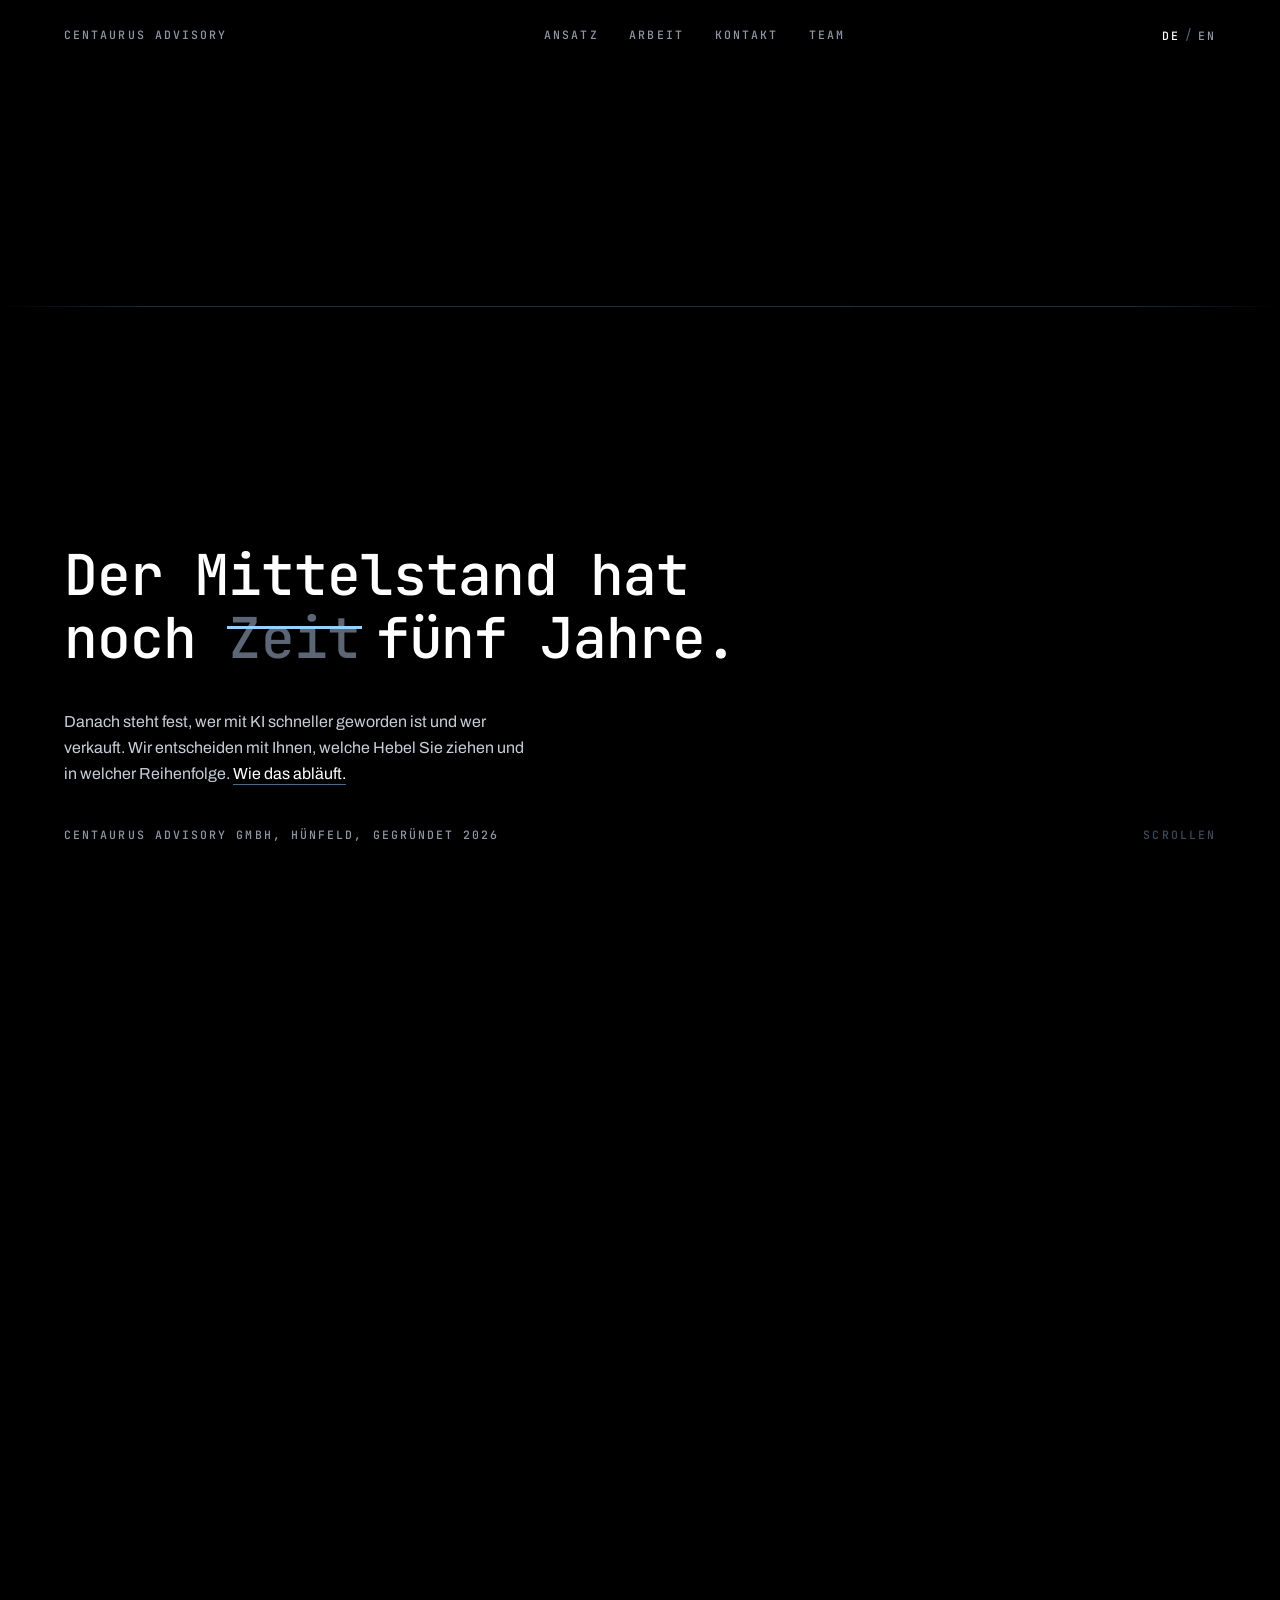
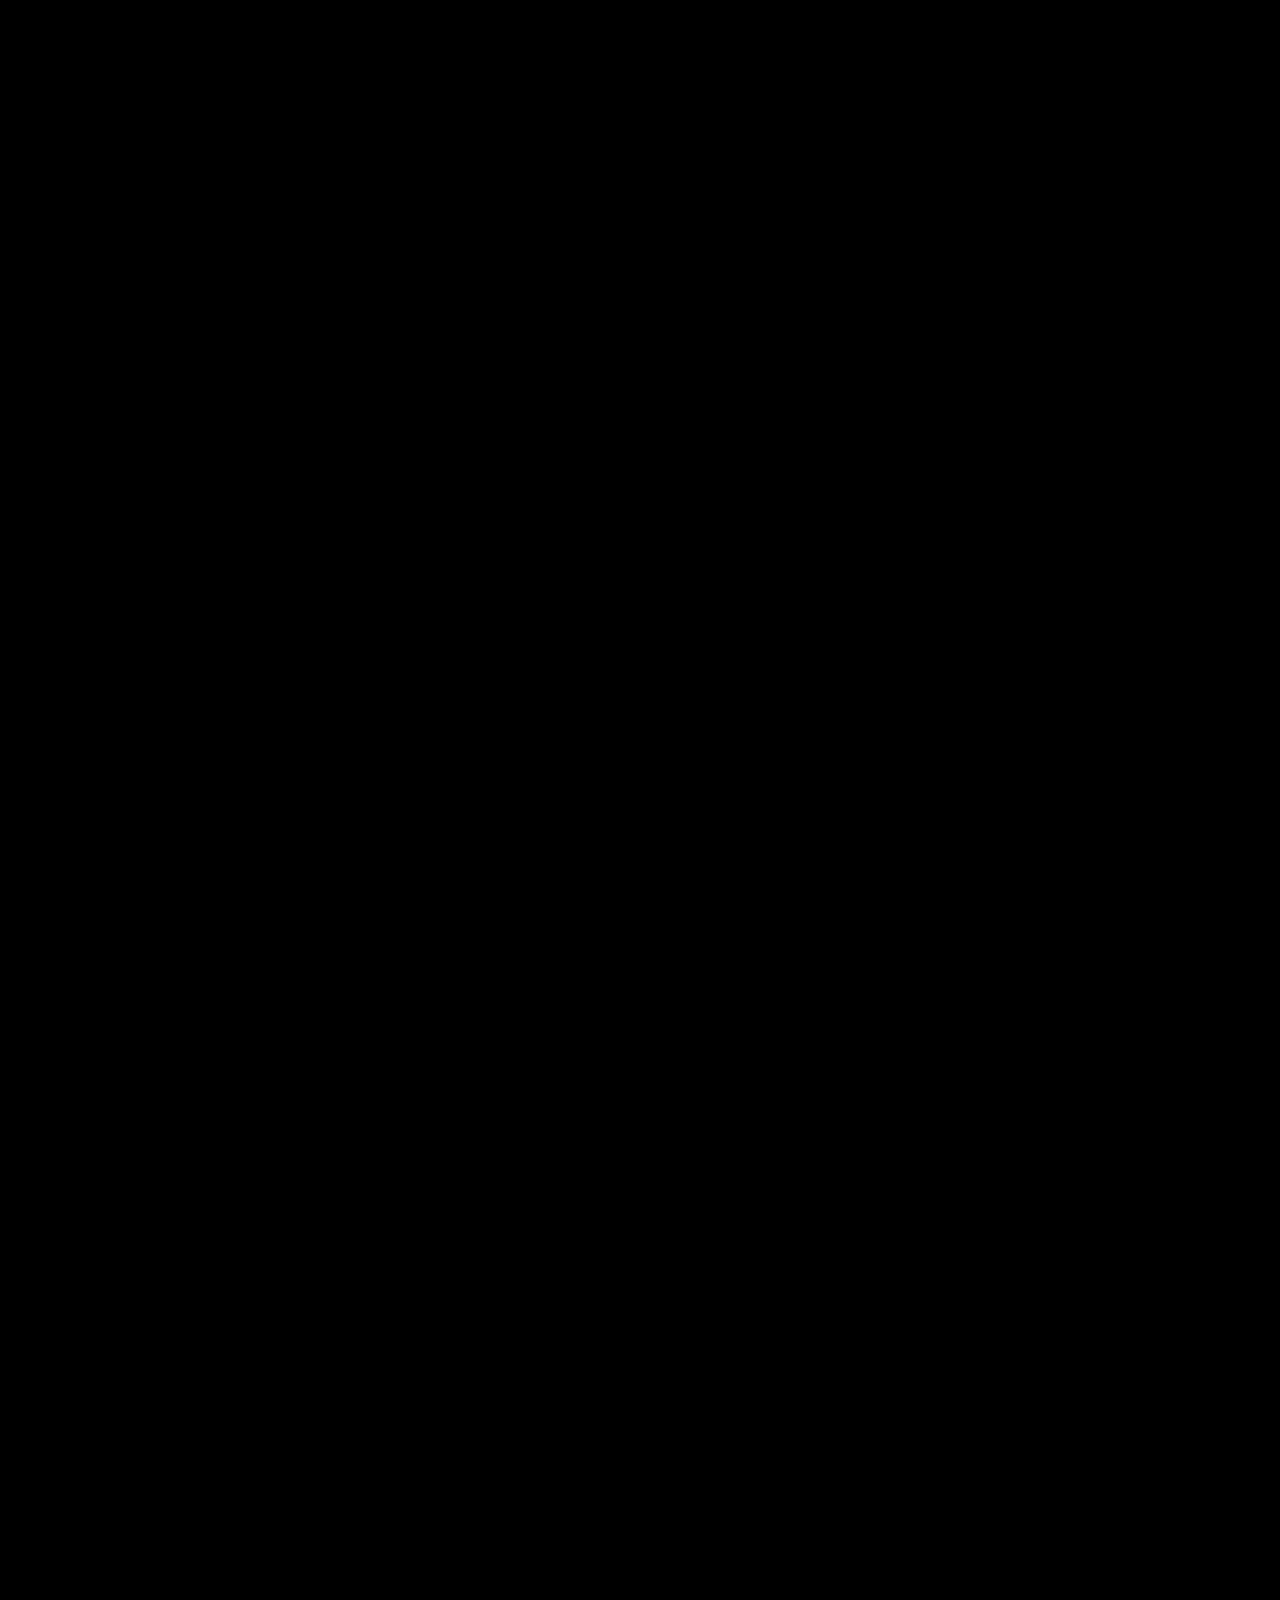
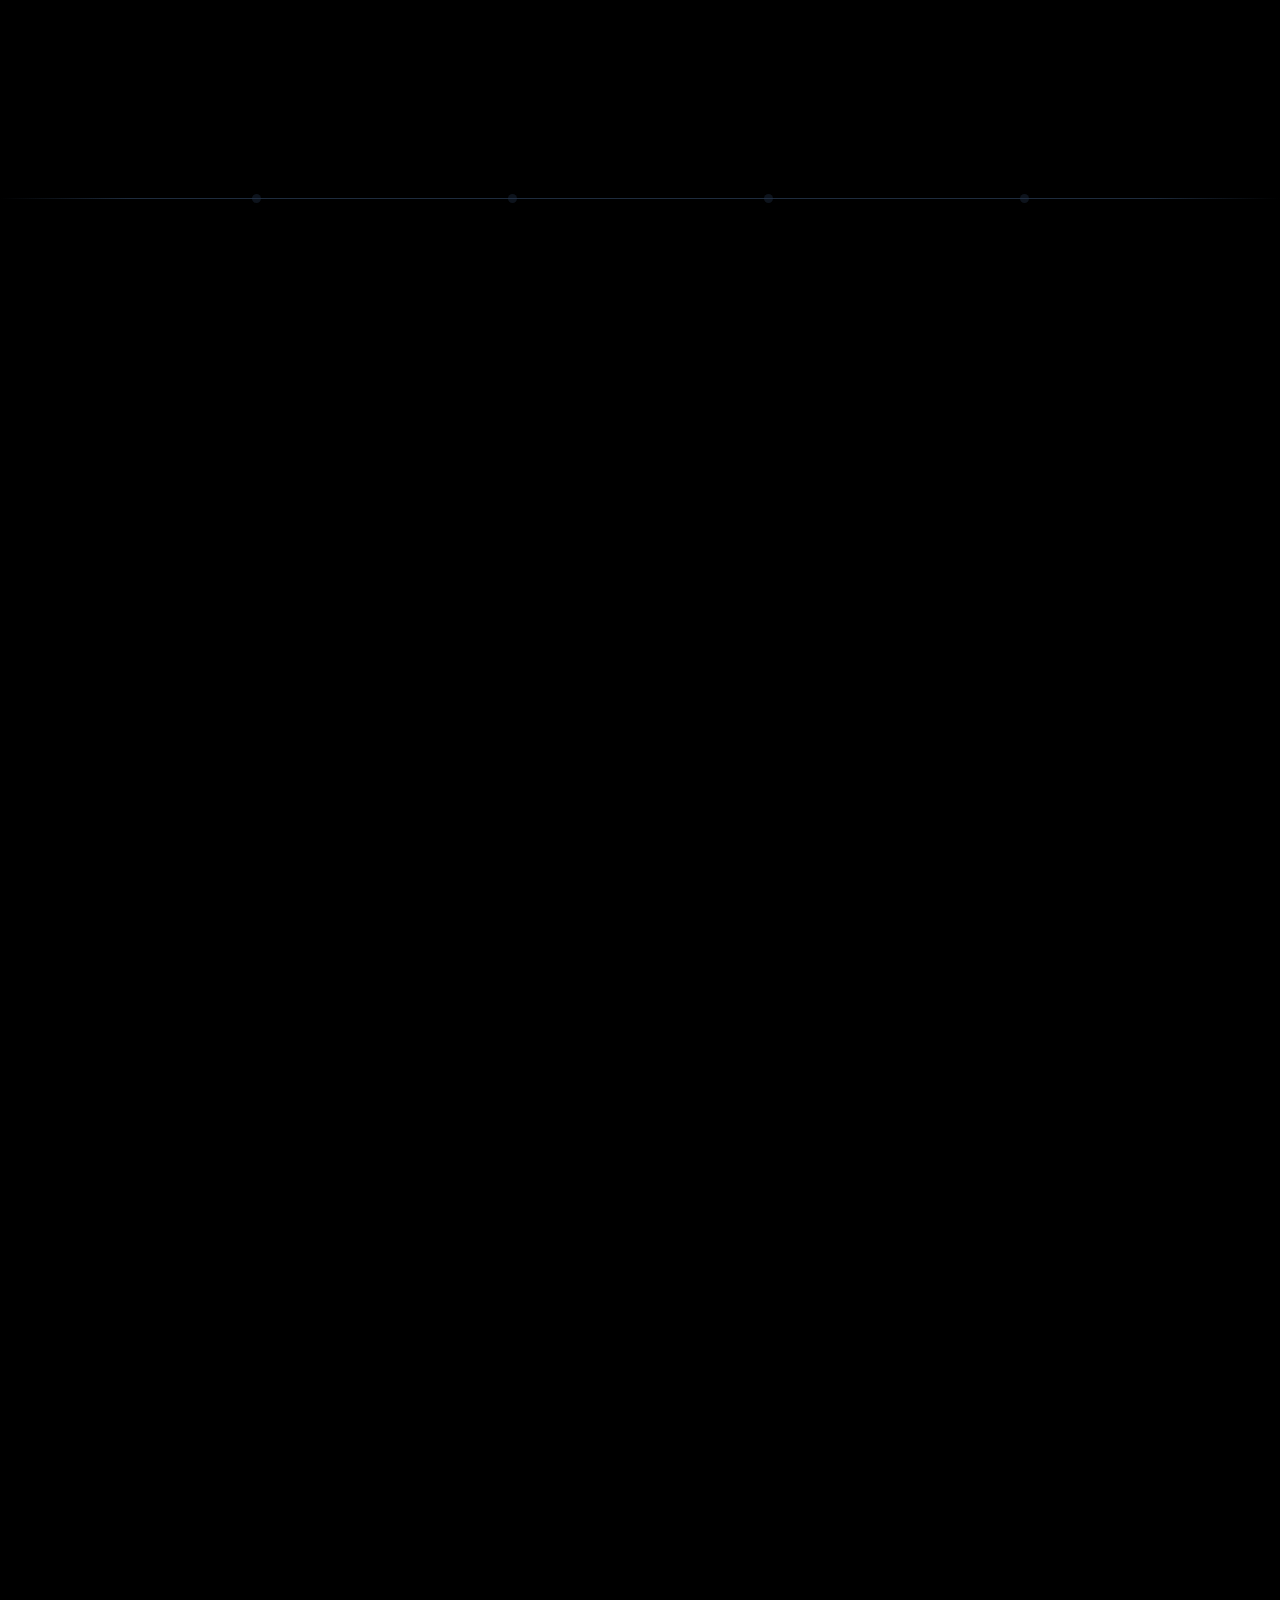
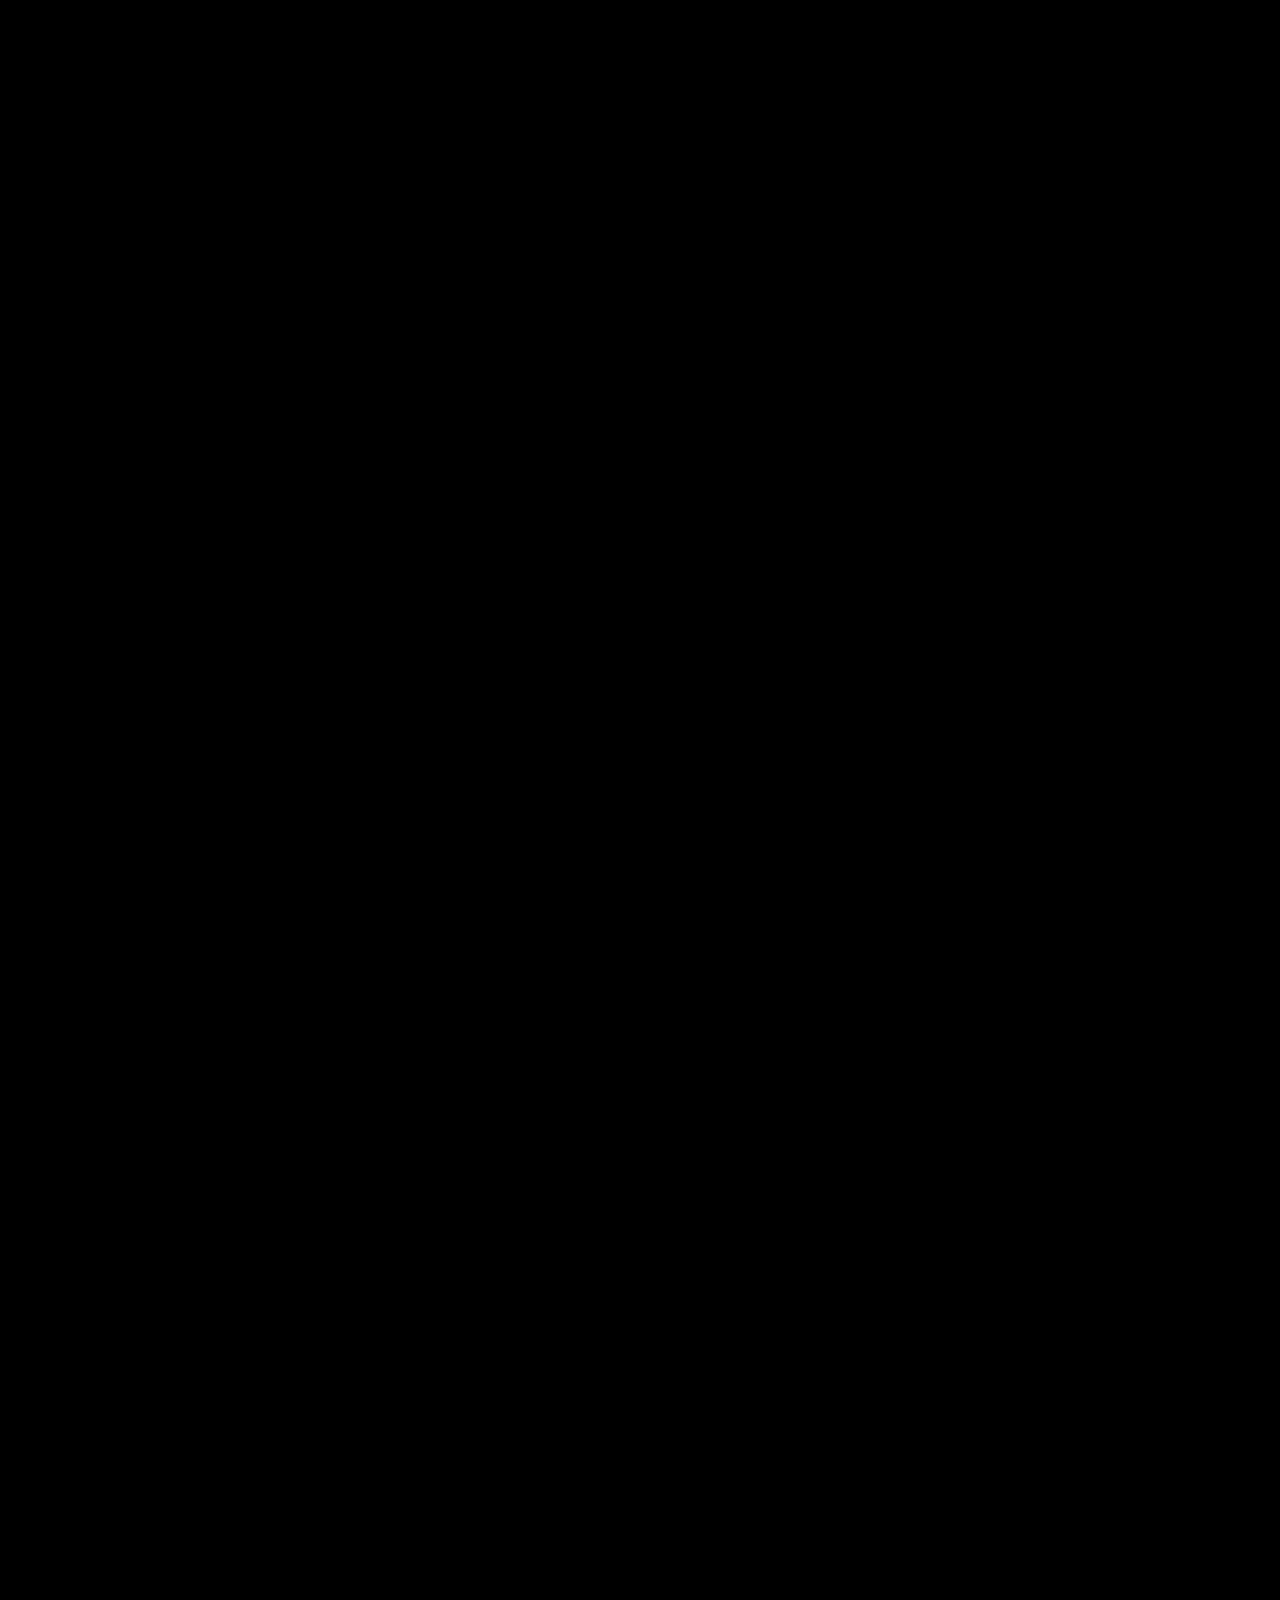
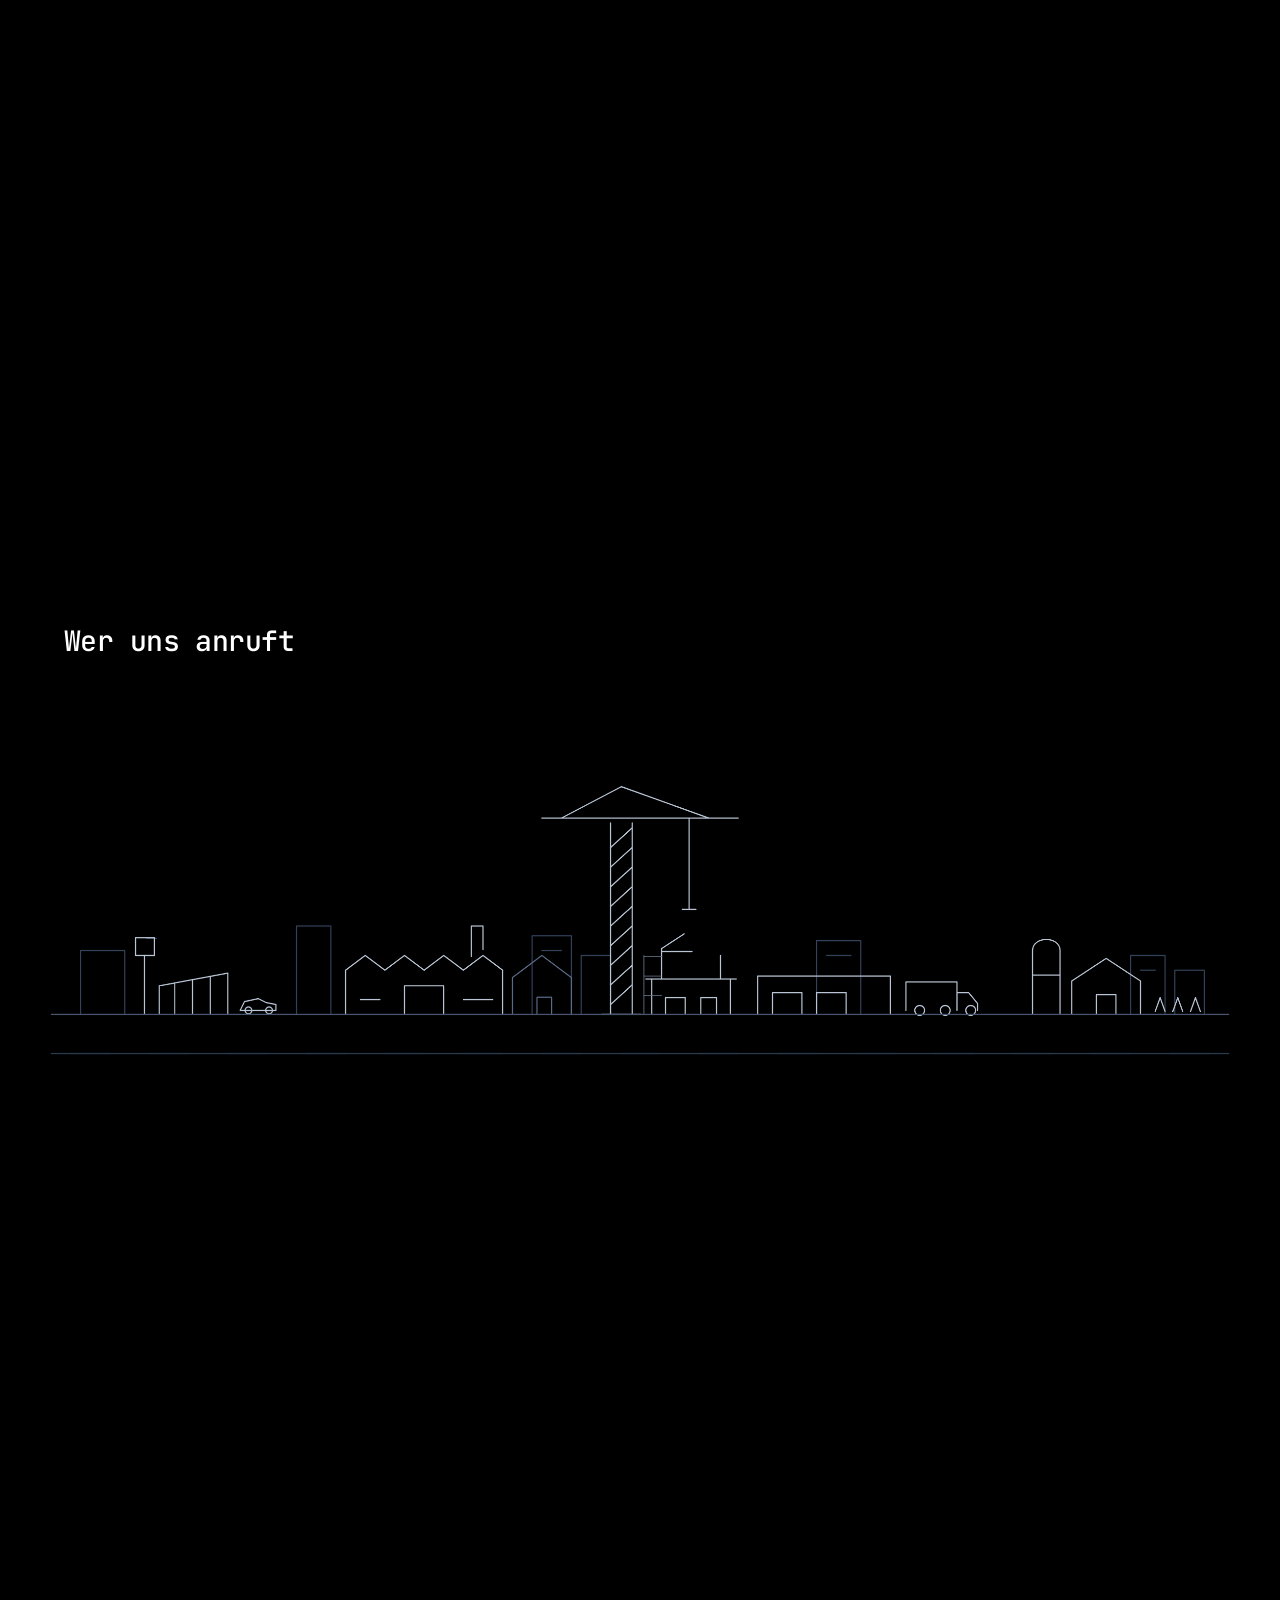
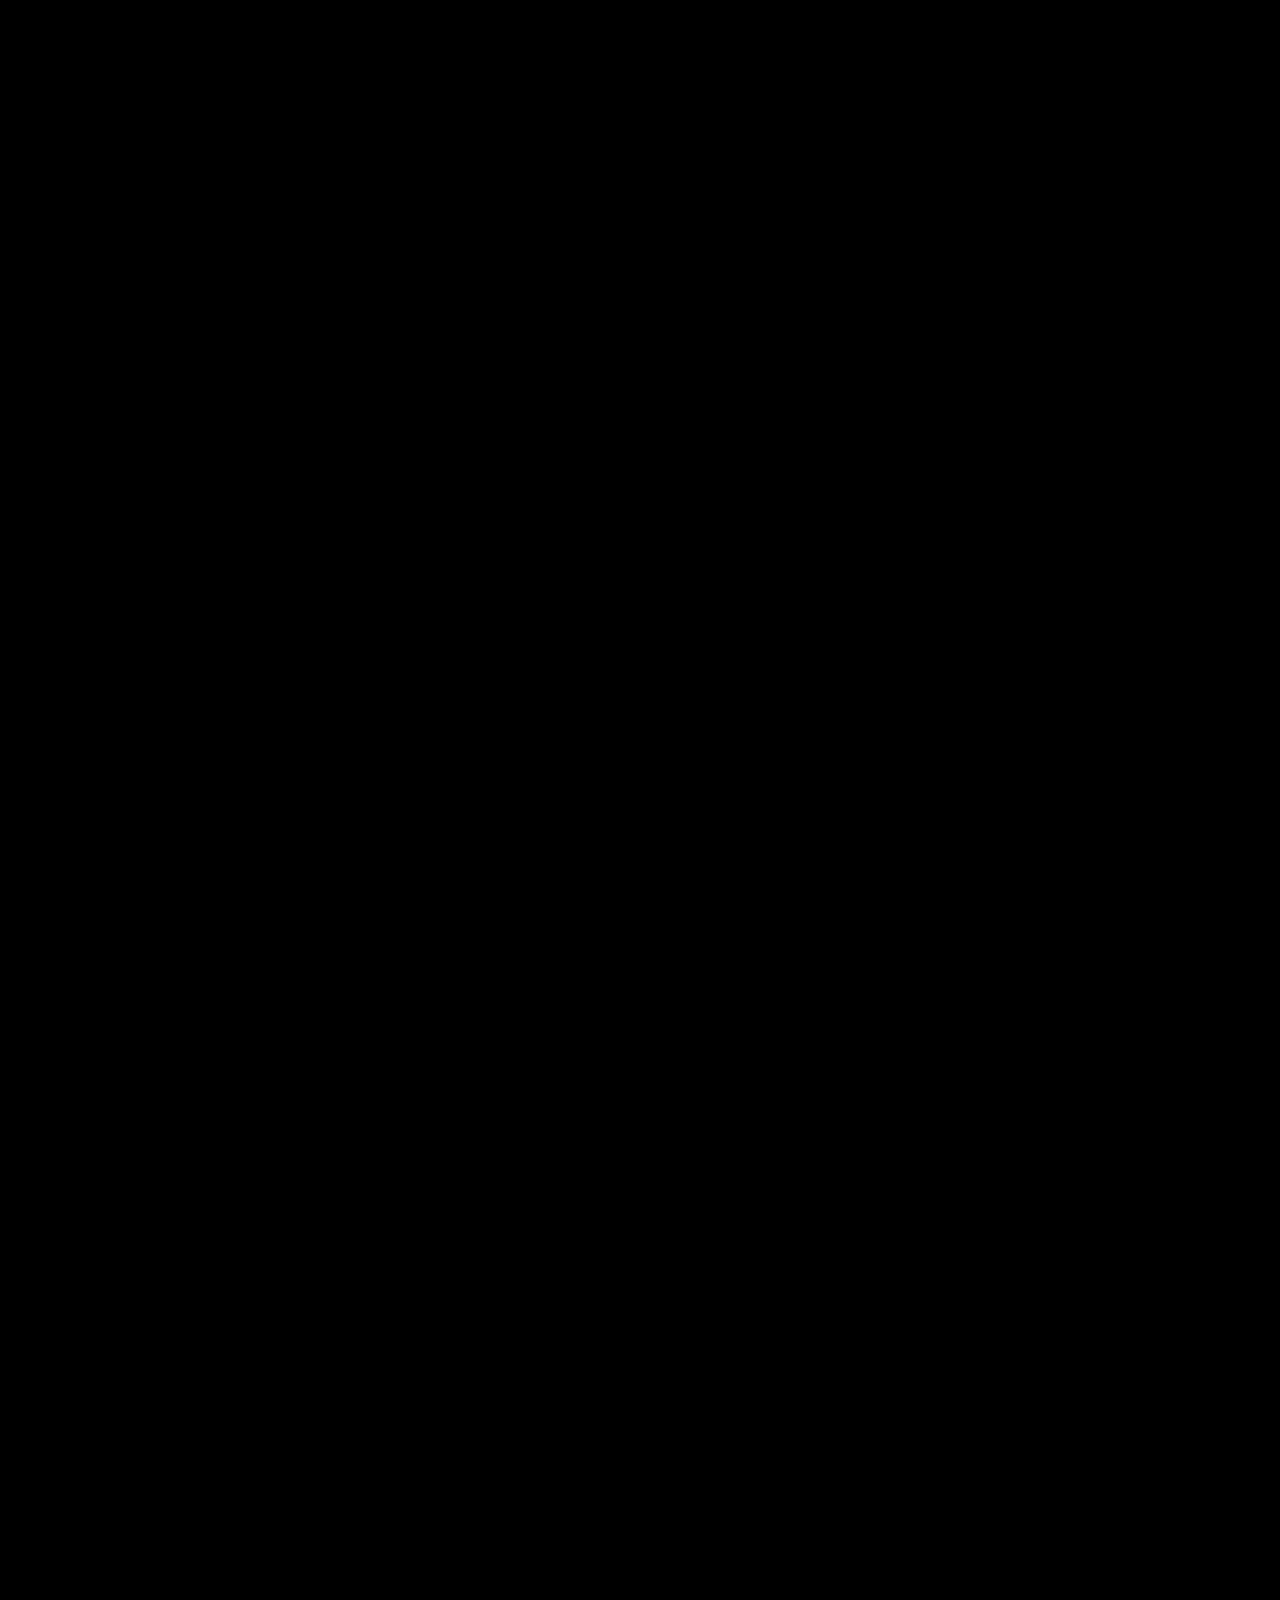
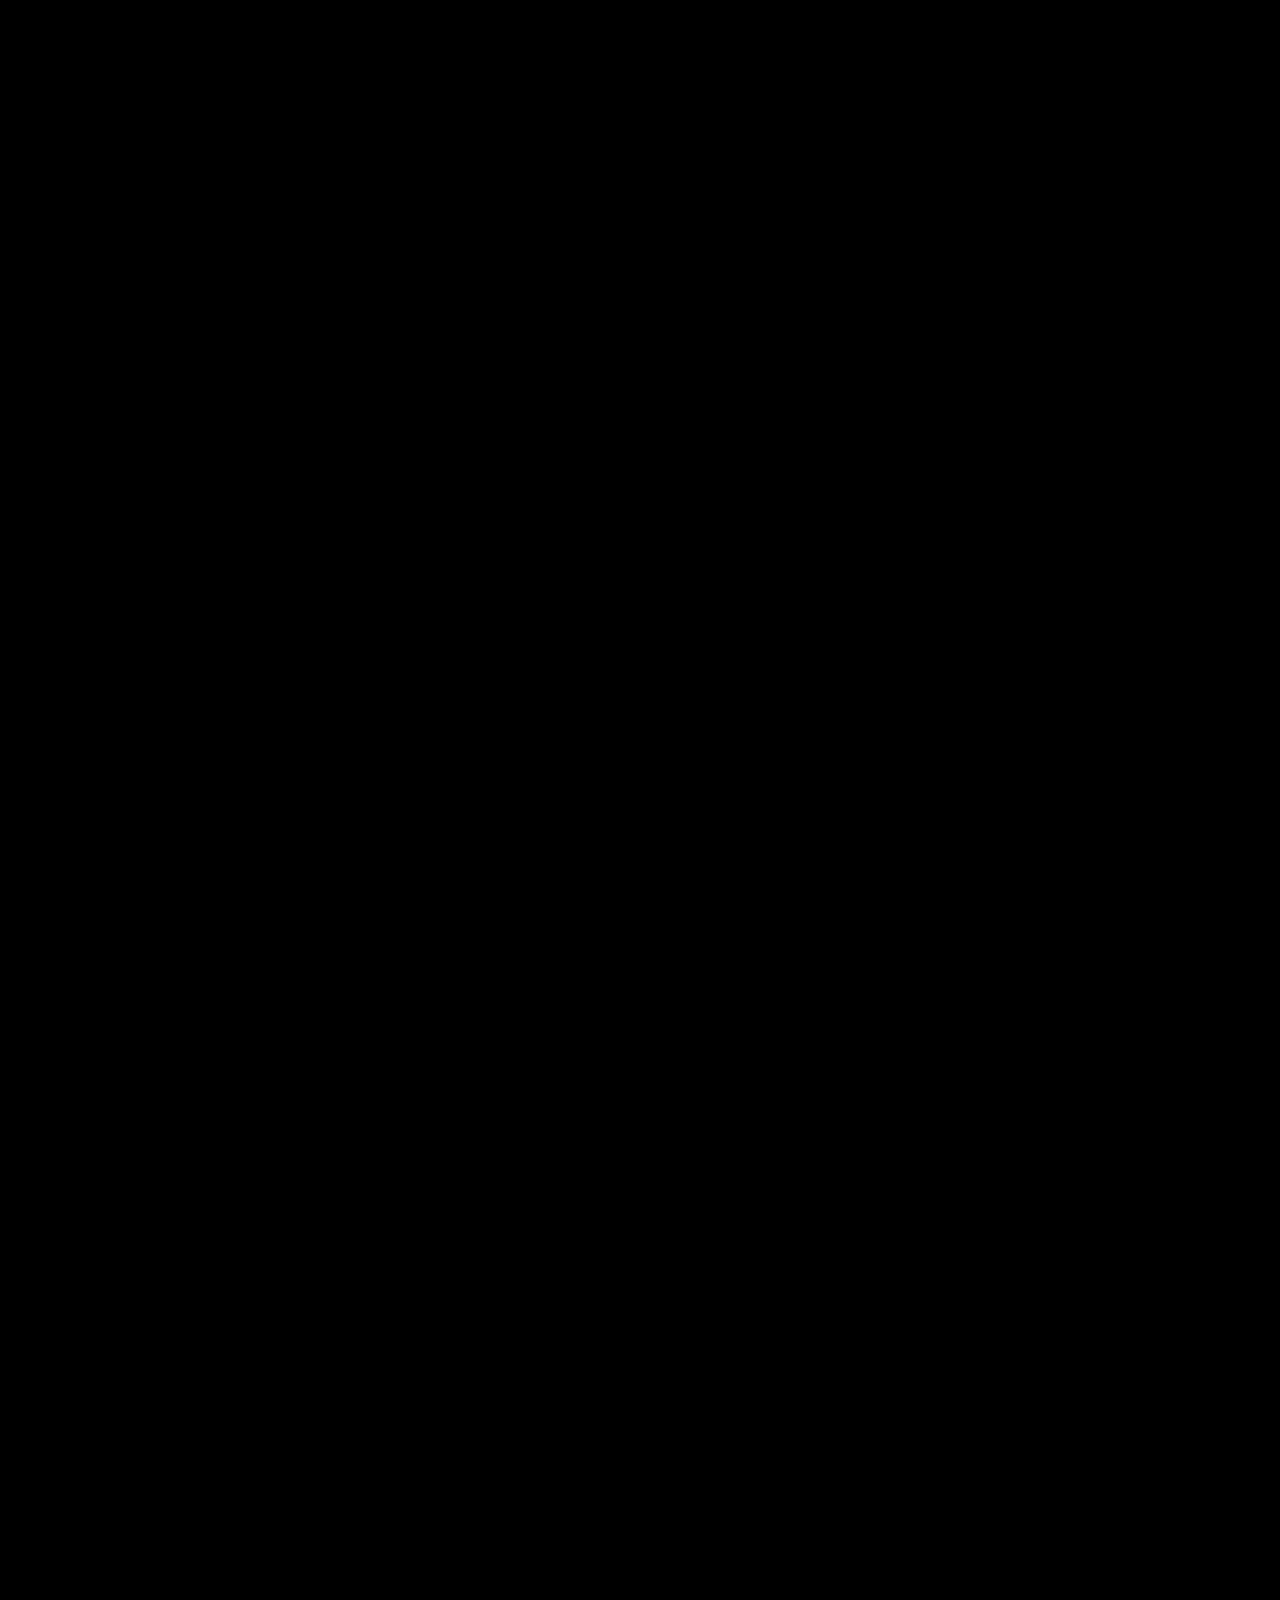
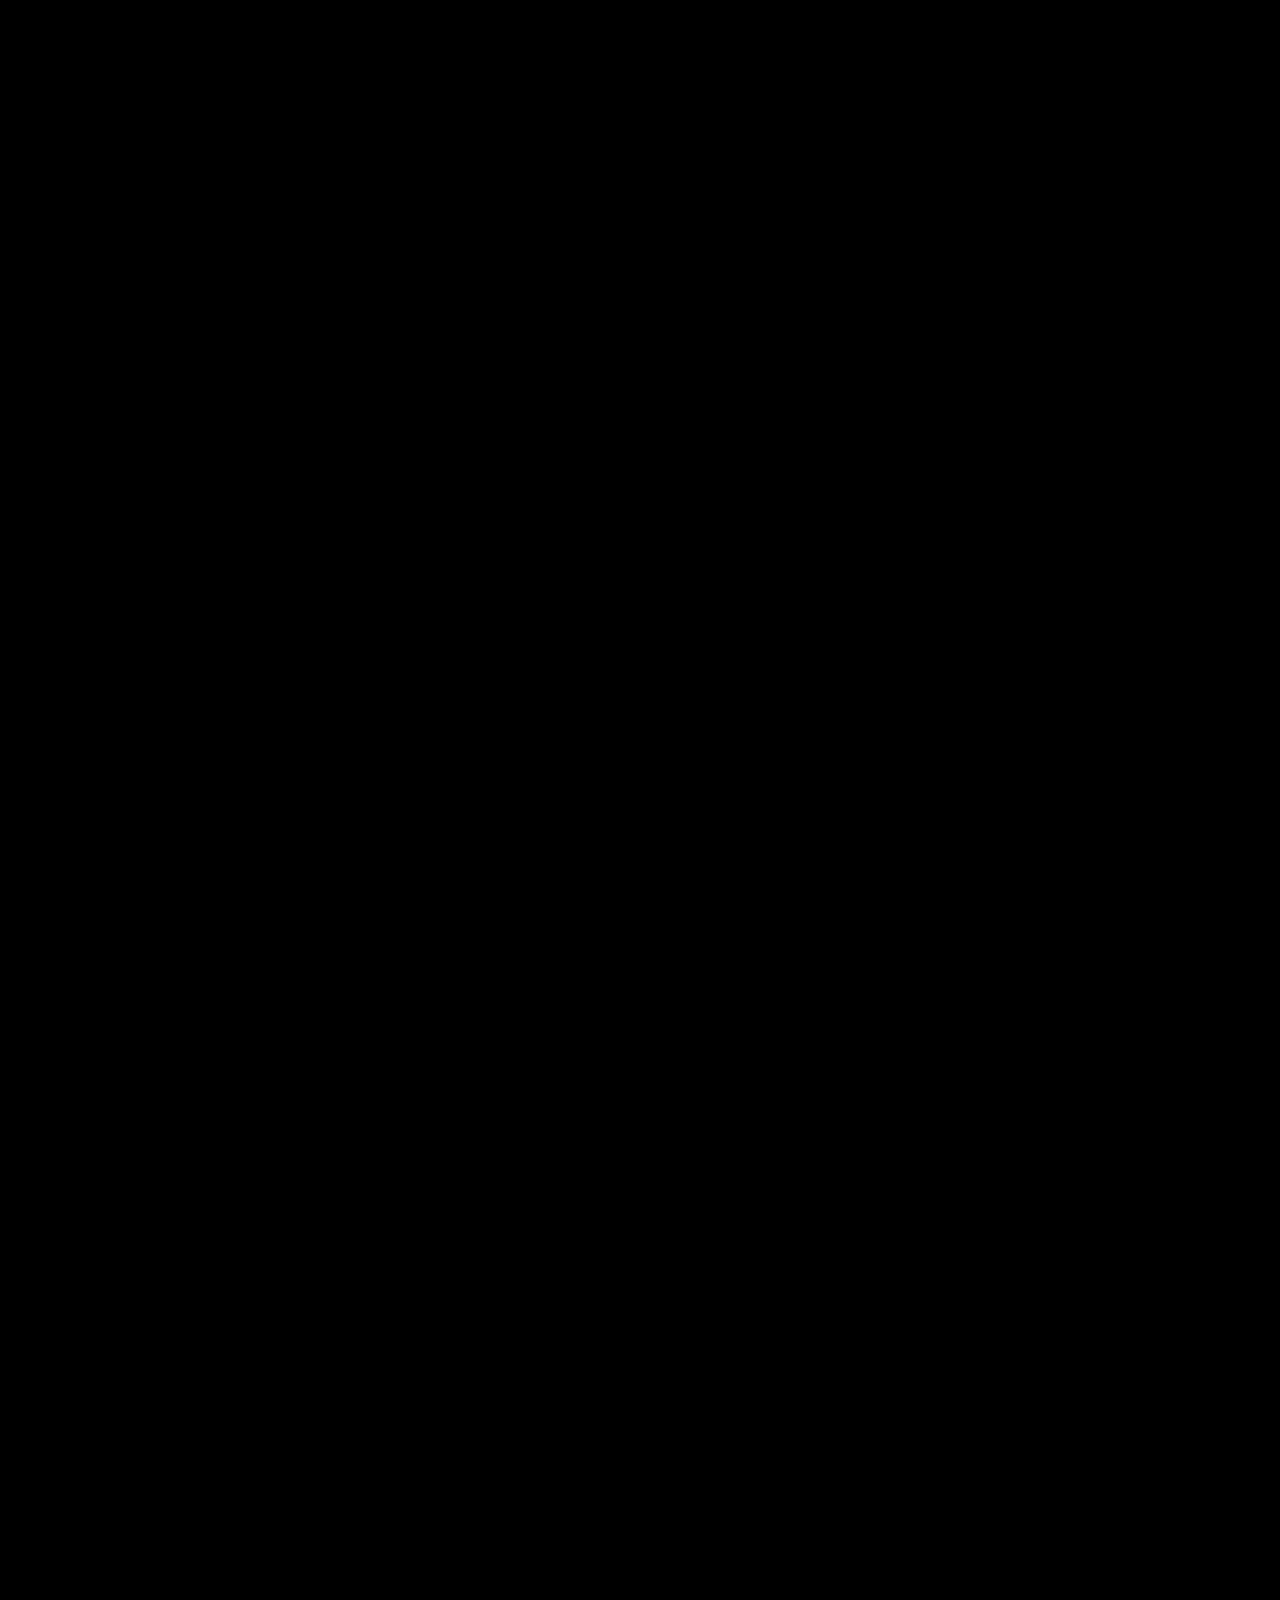
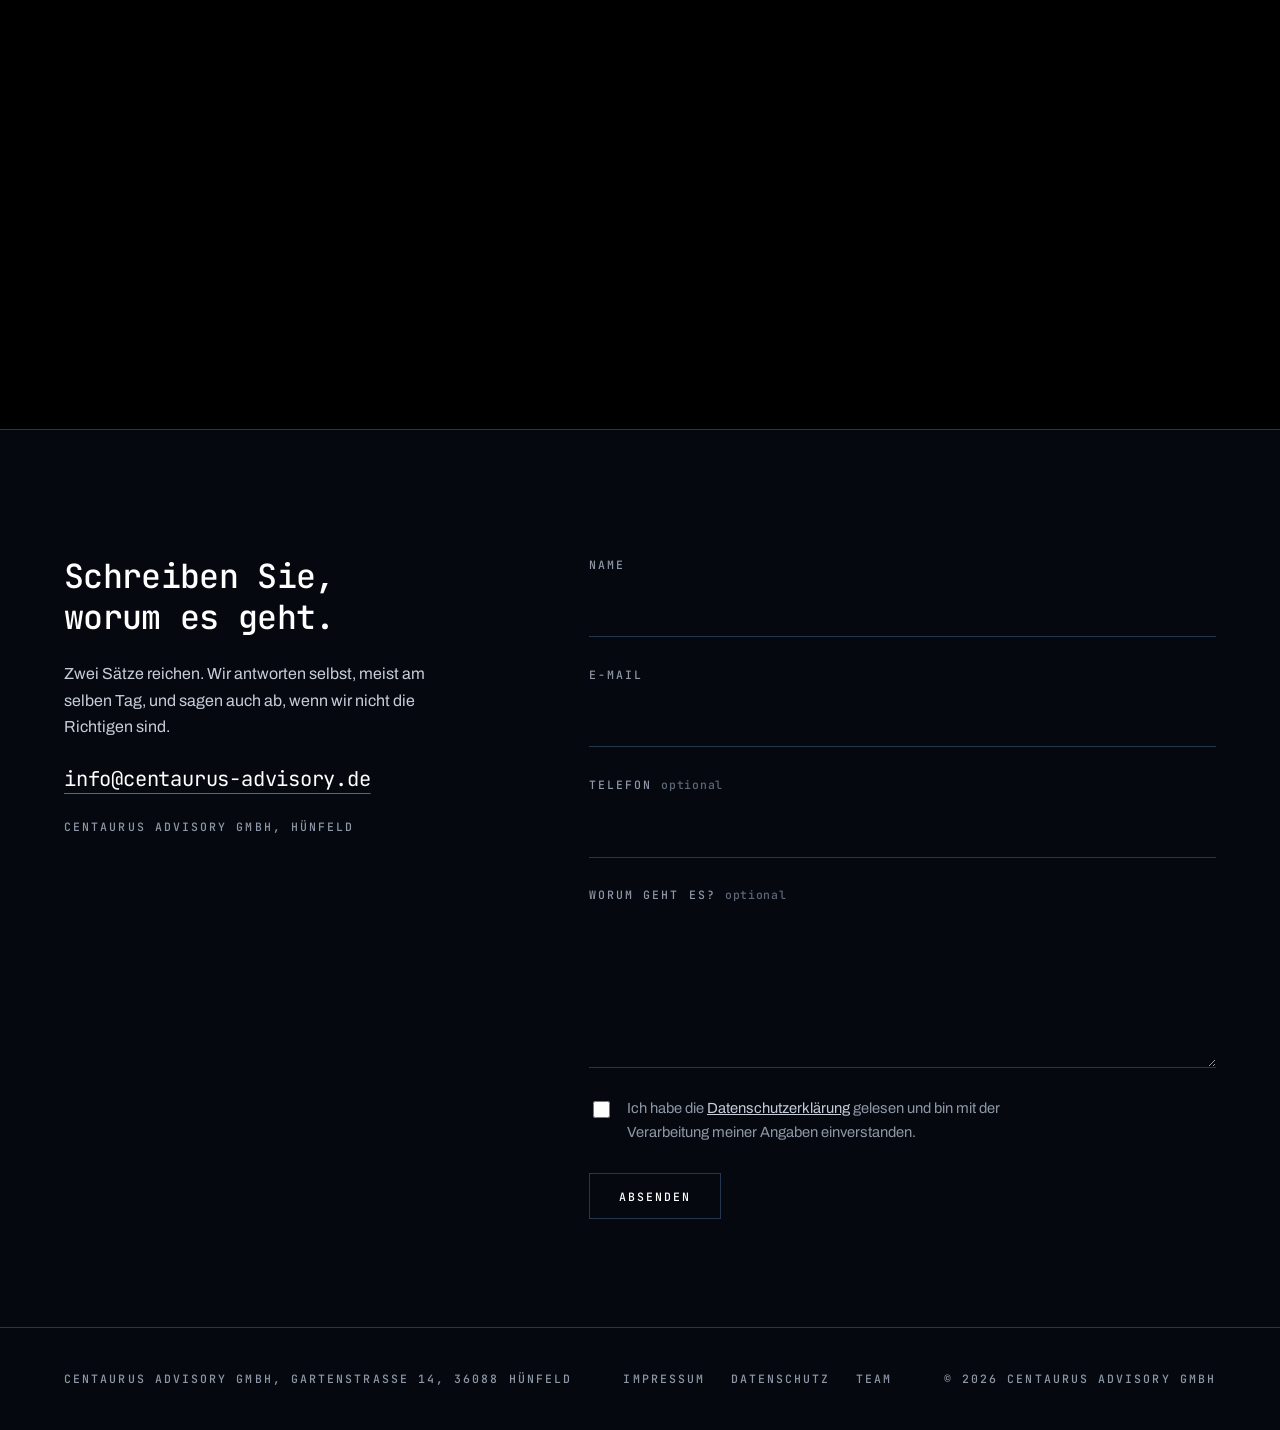
<file: index.html>
<!doctype html>
<html lang="de">
  <head>
    <meta charset="utf-8" />
    <!-- Die Seiten selbst sollen nie aus dem Zwischenspeicher kommen,
         sonst passen HTML und Skripte nicht zusammen. -->
    <meta http-equiv="Cache-Control" content="no-store" />
    <meta name="viewport" content="width=device-width, initial-scale=1" />
    <title>Centaurus Advisory GmbH</title>
    <meta
      name="description"
      content="Centaurus Advisory GmbH, Hünfeld. Digitalisierung und KI, Unternehmensentwicklung, Nachfolgelösungen für den Mittelstand."
    />
    <meta name="theme-color" content="#000000" />
    <link rel="preload" href="fonts/archivo-variable.woff2" as="font" type="font/woff2" crossorigin />
    <link rel="preload" href="fonts/jetbrains-mono-variable.woff2" as="font" type="font/woff2" crossorigin />
    <link rel="stylesheet" href="styles.css?v=44" />
  </head>
  <body>
    <a class="skip" href="#inhalt" data-t="skip">Zum Inhalt springen</a>

    <!-- Der Sternenhimmel entsteht erst im Knall und bleibt danach stehen. -->
    <canvas id="sky" aria-hidden="true"></canvas>

    <header class="nav" id="nav">
      <a class="brand" href="index.html">
        <span class="brand-name">Centaurus Advisory</span>
      </a>

      <button
        class="nav-toggle"
        type="button"
        aria-expanded="false"
        aria-controls="nav-links"
        data-t="menu"
      >
        Menü
      </button>

      <nav class="nav-links" id="nav-links" aria-label="Hauptnavigation">
        <a href="#ansatz" data-t="nav1">Ansatz</a>
        <a href="#arbeit" data-t="nav2">Arbeit</a>
        <a href="#kontakt" data-t="nav3">Kontakt</a>
        <a href="team.html" data-t="nav4">Team</a>
      </nav>

      <div class="lang" aria-label="Sprache">
        <button type="button" data-lang="de" aria-pressed="true">DE</button>
        <span aria-hidden="true">/</span>
        <button type="button" data-lang="en" aria-pressed="false">EN</button>
      </div>
    </header>

    <main id="inhalt">
      <!-- Der Hero ist zugleich die Bühne: die Schrift steht unten fest, oben
           läuft die Figur durch. Alles hängt am Scrollstand. -->
      <section class="hero" id="hero">
        <div class="hero-stage">
          <div class="ground" aria-hidden="true"></div>

          <div class="star" id="star" aria-hidden="true">
            <span class="star-glow" id="star-glow"></span>
            <svg viewBox="0 0 24 24" fill="currentColor">
              <path d="M12 0 L14 10 L24 12 L14 14 L12 24 L10 14 L0 12 L10 10 Z" />
            </svg>
          </div>

          <!-- Das Strichmännchen läuft, findet den Stern und hebt ihn auf. -->
          <div class="figure" id="figure" aria-hidden="true">
            <svg viewBox="0 0 40 64" fill="none" stroke="currentColor"
              stroke-width="2.4" stroke-linecap="round" stroke-linejoin="round">
              <path class="limb leg-a" d="M20 40 L26 62" />
              <path class="limb leg-b" d="M20 40 L14 62" />
              <g class="fig-upper">
                <path d="M20 40 L20 20" />
                <circle cx="20" cy="13" r="6.2" />
                <path class="limb arm-b" d="M20 24 L12 38" />
                <path class="limb arm-a" d="M20 24 L28 38" />
              </g>
            </svg>
          </div>

          <!-- Im Knall wird aus dem Männchen der Zentaur aus dem Logo, und
               der Stern setzt sich als Spitze auf seinen Pfeil. -->
          <div class="centaur" id="centaur" aria-hidden="true">
            <span class="gait">
                <img class="logo-img gait-frame" src="assets/gait-0.png" alt="" />
              </span>
            <span class="at-bow"><svg class="arrow-svg" viewBox="0 0 100 20" fill="none" stroke="currentColor" stroke-width="2.6" stroke-linecap="round" stroke-linejoin="round" aria-hidden="true"><path d="M4 10 L84 10" /></svg><span class="arrow-star" aria-hidden="true"><svg viewBox="0 0 24 24" fill="currentColor"><path d="M12 0 L14 10 L24 12 L14 14 L12 24 L10 14 L0 12 L10 10 Z" /></svg></span></span>
          </div>

          <div class="bang" id="bang" aria-hidden="true"></div>

          <div class="hero-copy" id="hero-copy">
            <!-- Zwei Titel an derselben Stelle: im Knall löst der zweite den
                 ersten ab. -->
            <div class="hero-titles">
              <h1 class="hero-title" id="hero-title">
                <span data-t="hero_pre">Der Mittelstand hat noch</span>
                <span class="edit" id="edit"><span class="edit-old" data-t="hero_old">Zeit</span><span
                    class="edit-new"
                    ><span data-t="hero_new">fünf Jahre</span></span
                  ></span>.
              </h1>

              <p class="hero-title hero-next" id="hero-next" data-t-html="proc_title">
                Was ändert sich im Betrieb,<br />und in welcher Reihenfolge?
              </p>
            </div>

            <p class="hero-sub" data-t-html="hero_sub">
              Danach steht fest, wer mit KI schneller geworden ist und wer
              verkauft. Wir entscheiden mit Ihnen, welche Hebel Sie ziehen und
              in welcher Reihenfolge. <a href="#ansatz">Wie das abläuft.</a>
            </p>

            <span class="stamp mono" data-t="stamp"
              >Centaurus Advisory GmbH, Hünfeld, gegründet 2026</span
            >
          </div>

          <span class="scroll-hint mono" id="scroll-hint" aria-hidden="true" data-t="scroll"
            >Scrollen</span
          >
        </div>
      </section>

      <!-- Zweite Szene: dieselbe Figur geht mit dem Stern in der Hand die vier
           Phasen ab und verbindet sie dabei zu einem Sternbild. -->
      <section class="process" id="ansatz">
        <div class="process-stage">
          <h2 class="process-title" data-t-html="proc_title">
            Was ändert sich im Betrieb,<br />und in welcher Reihenfolge?
          </h2>

          <div class="track" aria-hidden="true">
            <div class="track-line"></div>
            <svg class="track-links" id="track-links"></svg>

            <span class="stop" id="stop-0"></span>
            <span class="stop" id="stop-1"></span>
            <span class="stop" id="stop-2"></span>
            <span class="stop" id="stop-3"></span>

            <div class="figure2" id="figure2">
              <span class="gait">
                <img class="logo-img gait-frame" src="assets/gait-0.png" alt="" />
              </span>
            </div>

            <!-- Der Pfeil sitzt auf der Sehne, bis er abgeschossen wird. -->
            <div class="arrow" id="arrow-process"><svg class="arrow-svg" viewBox="0 0 100 20" fill="none" stroke="currentColor" stroke-width="2.6" stroke-linecap="round" stroke-linejoin="round" aria-hidden="true"><path d="M4 10 L84 10" /></svg><span class="arrow-star" aria-hidden="true"><svg viewBox="0 0 24 24" fill="currentColor"><path d="M12 0 L14 10 L24 12 L14 14 L12 24 L10 14 L0 12 L10 10 Z" /></svg></span></div>
          </div>

          <div class="steps">
            <article class="step" id="step-0">
              <span class="mono step-label" data-t="step1_l">01 Orientierung</span>
              <p class="step-text" data-t="step1_t">
                Zwei Tage im Betrieb statt im Konferenzraum. Wir schauen zu, wo
                Arbeit liegen bleibt und wer auf wen wartet.
              </p>
            </article>

            <article class="step" id="step-1">
              <span class="mono step-label" data-t="step2_l">02 Analyse</span>
              <p class="step-text" data-t="step2_t">
                Danach Zahlen statt Eindrücke. Durchlaufzeit pro Auftrag und
                Deckungsbeitrag je Kunde, nachgerechnet statt geschätzt.
              </p>
            </article>

            <article class="step" id="step-2">
              <span class="mono step-label" data-t="step3_l">03 Entscheidung</span>
              <p class="step-text" data-t="step3_t">
                Zwei Hebel, in einer Reihenfolge. Alles andere bleibt bewusst
                liegen, sonst versandet es wie jedes Pilotprojekt.
              </p>
            </article>

            <article class="step" id="step-3">
              <span class="mono step-label" data-t="step4_l">04 Umsetzung</span>
              <p class="step-text" data-t="step4_t">
                Wir bleiben, bis es läuft, und rechnen dieselben Zahlen ein
                halbes Jahr später noch einmal nach.
              </p>
            </article>
          </div>
        </div>
      </section>

      <!-- Dritte Szene: ein Flug über eine Mittelstandsstadt. Die Kamera zoomt
           an jeder Station hinein, wieder heraus und weiter zur nächsten. -->
      <section class="world" id="arbeit">
        <div class="world-stage">
          <h2 class="world-title" data-t="world_title">Wer uns anruft</h2>

          <div class="city" id="city" aria-hidden="true">
            <svg viewBox="0 0 2400 1000" fill="none" stroke="currentColor"
              stroke-width="2.4" stroke-linecap="round" stroke-linejoin="round">
              <!-- ferne Silhouette -->
              <g class="city-far">
                <path d="M60 820 L60 690 L150 690 L150 820" />
                <path d="M500 820 L500 640 L570 640 L570 820" />
                <path d="M980 820 L980 660 L1060 660 L1060 820" />
                <path d="M1080 820 L1080 700 L1140 700 L1140 820" />
                <path d="M1560 820 L1560 670 L1650 670 L1650 820" />
                <path d="M2200 820 L2200 700 L2270 700 L2270 820" />
                <path d="M2290 820 L2290 730 L2350 730 L2350 820" />
                <path d="M195 665 L215 665 M1000 690 L1040 690 M1580 700 L1630 700 M2220 730 L2250 730" />
              </g>

              <!-- Wohnhäuser -->
              <g class="city-mid">
                <g transform="translate(300 0)"><path d="M640 820 L640 745 L700 700 L760 745 L760 820" />
                <path d="M690 820 L690 785 L720 785 L720 820" /></g>
              </g>

              <!-- 02 Werkhalle mit Sheddach -->
              <g class="landmark" id="mark-1" transform="translate(300 0)">
                <path d="M300 820 L300 730 M620 820 L620 730" />
                <path d="M300 730 L340 700 L380 730 L420 700 L460 730 L500 700 L540 730 L580 700 L620 730" />
                <path d="M556 702 L556 640 L580 640 L580 688" />
                <path d="M420 820 L420 762 L500 762 L500 820" />
                <path d="M330 790 L370 790 M540 790 L600 790" />
              </g>

              <!-- 04 Logistikhalle mit Sattelzug -->
              <g class="landmark" id="mark-3" transform="translate(290 0)">
                <path d="M1150 820 L1150 742 L1420 742 L1420 820" />
                <path d="M1180 820 L1180 776 L1240 776 L1240 820" />
                <path d="M1270 820 L1270 776 L1330 776 L1330 820" />
                <path d="M1452 812 L1452 754 L1556 754 L1556 812" />
                <path d="M1556 812 L1556 776 L1580 776 L1598 798 L1598 812" />
                <circle cx="1480" cy="812" r="10" />
                <circle cx="1532" cy="812" r="10" />
                <circle cx="1584" cy="812" r="10" />
              </g>

              <!-- 03 Baukran -->
              <g class="landmark" id="mark-2" transform="translate(340 0)">
                <path d="M800 820 L800 430 M844 820 L844 430" />
                <path d="M800 800 L844 760 M800 760 L844 720 M800 720 L844 680 M800 680 L844 640 M800 640 L844 600 M800 600 L844 560 M800 560 L844 520 M800 520 L844 480 M800 480 L844 440" />
                <path d="M782 820 L862 820" />
                <path d="M660 420 L1060 420" />
                <path d="M822 356 L700 420 M822 356 L1000 420" />
                <!-- Der Haken hängt über dem Rohbau -->
                <path d="M960 420 L960 606 M946 606 L974 606" />

                <!-- Halbfertiges Haus: unten steht es, oben fehlt noch alles -->
                <path d="M884 820 L884 748 M1044 820 L1044 748" />
                <path d="M872 748 L1056 748" />
                <path d="M912 820 L912 786 L952 786 L952 820" />
                <path d="M984 820 L984 786 L1016 786 L1016 820" />
                <path d="M904 748 L904 686 M1024 748 L1024 700" />
                <path d="M904 692 L966 692" />
                <path d="M904 686 L950 656" />
                <path class="scaffold" d="M868 820 L868 700 M868 782 L904 782 M868 742 L904 742 M868 702 L904 702" />
              </g>

              <!-- 01 Autohaus und Zulieferer -->
              <g class="landmark" id="mark-0" transform="translate(-1470 0)">
                <path d="M1690 820 L1690 762 M1830 820 L1830 736" />
                <path d="M1690 762 L1830 736" />
                <path d="M1722 820 L1722 756 M1758 820 L1758 749 M1794 820 L1794 743" />
                <path d="M1660 820 L1660 700" />
                <path d="M1642 700 L1642 664 L1680 664 L1680 700 Z" />
                <path d="M1855 812 L1864 794 L1892 788 L1908 796 L1928 800 L1928 812 Z" />
                <circle cx="1872" cy="812" r="7" />
                <circle cx="1914" cy="812" r="7" />
              </g>

              <!-- 05 Hof mit Silo und Feld -->
              <g class="landmark" id="mark-4">
                <path d="M2000 820 L2000 690 C2000 660 2056 660 2056 690 L2056 820" />
                <path d="M2000 740 L2056 740" />
                <path d="M2080 820 L2080 752 L2150 706 L2220 752 L2220 820" />
                <path d="M2130 820 L2130 780 L2170 780 L2170 820" />
                <path d="M2250 814 L2260 786 L2270 814 M2286 814 L2296 786 L2306 814 M2322 814 L2332 786 L2342 814" />
              </g>

              <!-- Boden und Straße -->
              <path class="city-line" d="M0 820 L2400 820" />
              <path class="city-road" d="M0 900 L2400 900" />
              <path class="city-road-mark" d="M40 900 L120 900 M200 900 L280 900 M360 900 L440 900 M520 900 L600 900 M680 900 L760 900 M840 900 L920 900 M1000 900 L1080 900 M1160 900 L1240 900 M1320 900 L1400 900 M1480 900 L1560 900 M1640 900 L1720 900 M1800 900 L1880 900 M1960 900 L2040 900 M2120 900 L2200 900 M2280 900 L2360 900" />
            </svg>

            <!-- Er steckt in der Stadt, nicht auf der Bühne: dadurch wandert
                 und zoomt er mit der Kamera mit. -->
            <div class="arrow city-arrow" id="arrow-city" aria-hidden="true"><svg class="arrow-svg" viewBox="0 0 100 20" fill="none" stroke="currentColor" stroke-width="2.6" stroke-linecap="round" stroke-linejoin="round" aria-hidden="true"><path d="M4 10 L84 10" /></svg><span class="arrow-star" aria-hidden="true"><svg viewBox="0 0 24 24" fill="currentColor"><path d="M12 0 L14 10 L24 12 L14 14 L12 24 L10 14 L0 12 L10 10 Z" /></svg></span></div>
          </div>

          <!-- Steigt nur auf, solange ein Text steht, damit weiße Schrift nie
               auf weißen Linien liegt. -->
          <div class="world-scrim" id="world-scrim" aria-hidden="true"></div>

          <div class="stops">
            <article class="stop-card" id="card-0">
              <span class="mono stop-label" data-t="card1_l">01 Automotive und Zulieferer</span>
              <p class="stop-text" data-t="card1_t">
                Zulieferer in zweiter und dritter Reihe, Autohäuser mit
                Werkstatt. Wer an einem einzigen Abnehmer hängt, verhandelt
                nicht, sondern hofft.
              </p>
            </article>

            <article class="stop-card" id="card-1">
              <span class="mono stop-label" data-t="card2_l">02 Maschinen- und Anlagenbau</span>
              <p class="stop-text" data-t="card2_t">
                Auftragsfertigung mit langen Durchlaufzeiten. Der Hebel liegt
                selten in der Werkstatt, sondern in der Arbeitsvorbereitung.
              </p>
            </article>

            <article class="stop-card" id="card-2">
              <span class="mono stop-label" data-t="card3_l">03 Bau und Handwerk</span>
              <p class="stop-text" data-t="card3_t">
                Volle Auftragsbücher, zu wenige Leute. Wir rechnen nach, welcher
                Auftrag sich überhaupt noch lohnt.
              </p>
            </article>

            <article class="stop-card" id="card-3">
              <span class="mono stop-label" data-t="card4_l">04 Logistik und Handel</span>
              <p class="stop-text" data-t="card4_t">
                Margen im Zehntelbereich. Wer heute disponiert wie vor zehn
                Jahren, verliert an den, der es nicht mehr tut.
              </p>
            </article>

            <article class="stop-card" id="card-4">
              <span class="mono stop-label" data-t="card5_l">05 Landwirtschaft und Ernährung</span>
              <p class="stop-text" data-t="card5_t">
                Kapitalintensiv, wetterabhängig, und fast immer mit einer
                Nachfolgefrage im Hintergrund.
              </p>
            </article>
          </div>
        </div>
      </section>

      <!-- Ruhepunkt zwischen Stadt und Formular: das Logo, sonst nichts. -->
      <section class="mark" aria-label="Centaurus Advisory">
        <img class="mark-img" src="assets/logo.png" alt="Centaurus Advisory" />
      </section>

      <!-- Kontakt. Bewusst ohne Szene: hier soll niemand mehr scrollen,
           sondern schreiben. -->
      <section class="contact" id="kontakt">
        <div class="contact-inner">
          <div class="contact-lead">
            <h2 class="contact-title" data-t="c_title">Schreiben Sie, worum es geht.</h2>
            <p class="contact-text" data-t="c_text">
              Zwei Sätze reichen. Wir antworten selbst, meist am selben Tag,
              und sagen auch ab, wenn wir nicht die Richtigen sind.
            </p>
            <a class="contact-mail" href="mailto:info@centaurus-advisory.de"
              >info@centaurus-advisory.de</a
            >
            <p class="contact-adress mono" data-t="c_addr">
              Centaurus Advisory GmbH, Hünfeld
            </p>
          </div>

          <form class="contact-form" id="contact-form" novalidate>
            <label class="field">
              <span class="field-label mono" data-t="f_name">Name</span>
              <input type="text" name="name" autocomplete="name" required />
            </label>

            <label class="field">
              <span class="field-label mono" data-t="f_mail">E-Mail</span>
              <input type="email" name="email" autocomplete="email" required />
            </label>

            <label class="field">
              <span class="field-label mono"
                 data-t-html="f_phone">Telefon <span class="optional">optional</span></span
              >
              <input type="tel" name="telefon" autocomplete="tel" />
            </label>

            <label class="field">
              <span class="field-label mono"
                 data-t-html="f_msg">Worum geht es? <span class="optional">optional</span></span
              >
              <textarea name="nachricht" rows="5"></textarea>
            </label>

            <label class="consent">
              <input type="checkbox" name="einwilligung" required />
              <span data-t-html="f_consent"
                >Ich habe die
                <a href="datenschutz.html">Datenschutzerklärung</a> gelesen und
                bin mit der Verarbeitung meiner Angaben einverstanden.</span
              >
            </label>

            <!-- Falle für Bots, für Menschen unsichtbar -->
            <input type="text" name="firma_zusatz" class="honey" tabindex="-1" autocomplete="off" />

            <div class="form-row">
              <button class="submit mono" type="submit" data-t="f_send">Absenden</button>
              <p class="form-status" id="form-status" role="status"></p>
            </div>
          </form>
        </div>
      </section>

      <footer class="site-footer">
        <div class="footer-inner">
          <p class="footer-line mono" data-t="ft_addr">
            Centaurus Advisory GmbH, Gartenstraße 14, 36088 Hünfeld
          </p>
          <nav class="footer-nav mono" aria-label="Rechtliches">
            <a href="impressum.html" data-t="ft_imp">Impressum</a>
            <a href="datenschutz.html" data-t="ft_ds">Datenschutz</a>
            <a href="team.html" data-t="nav4">Team</a>
          </nav>
          <p class="footer-line mono">© 2026 Centaurus Advisory GmbH</p>
        </div>
      </footer>
    </main>

    <script src="js/lang/en.js?v=44" defer></script>
    <script src="js/i18n.js?v=44" defer></script>
    <script src="js/nav.js?v=44" defer></script>
    <script src="js/sky.js?v=44" defer></script>
    <script src="js/hero.js?v=44" defer></script>
    <script src="js/scene.js?v=44" defer></script>
    <script src="js/process.js?v=44" defer></script>
    <script src="js/world.js?v=44" defer></script>
    <script src="js/mark.js?v=44" defer></script>
    <script src="js/contact.js?v=44" defer></script>
  </body>
</html>
</file>
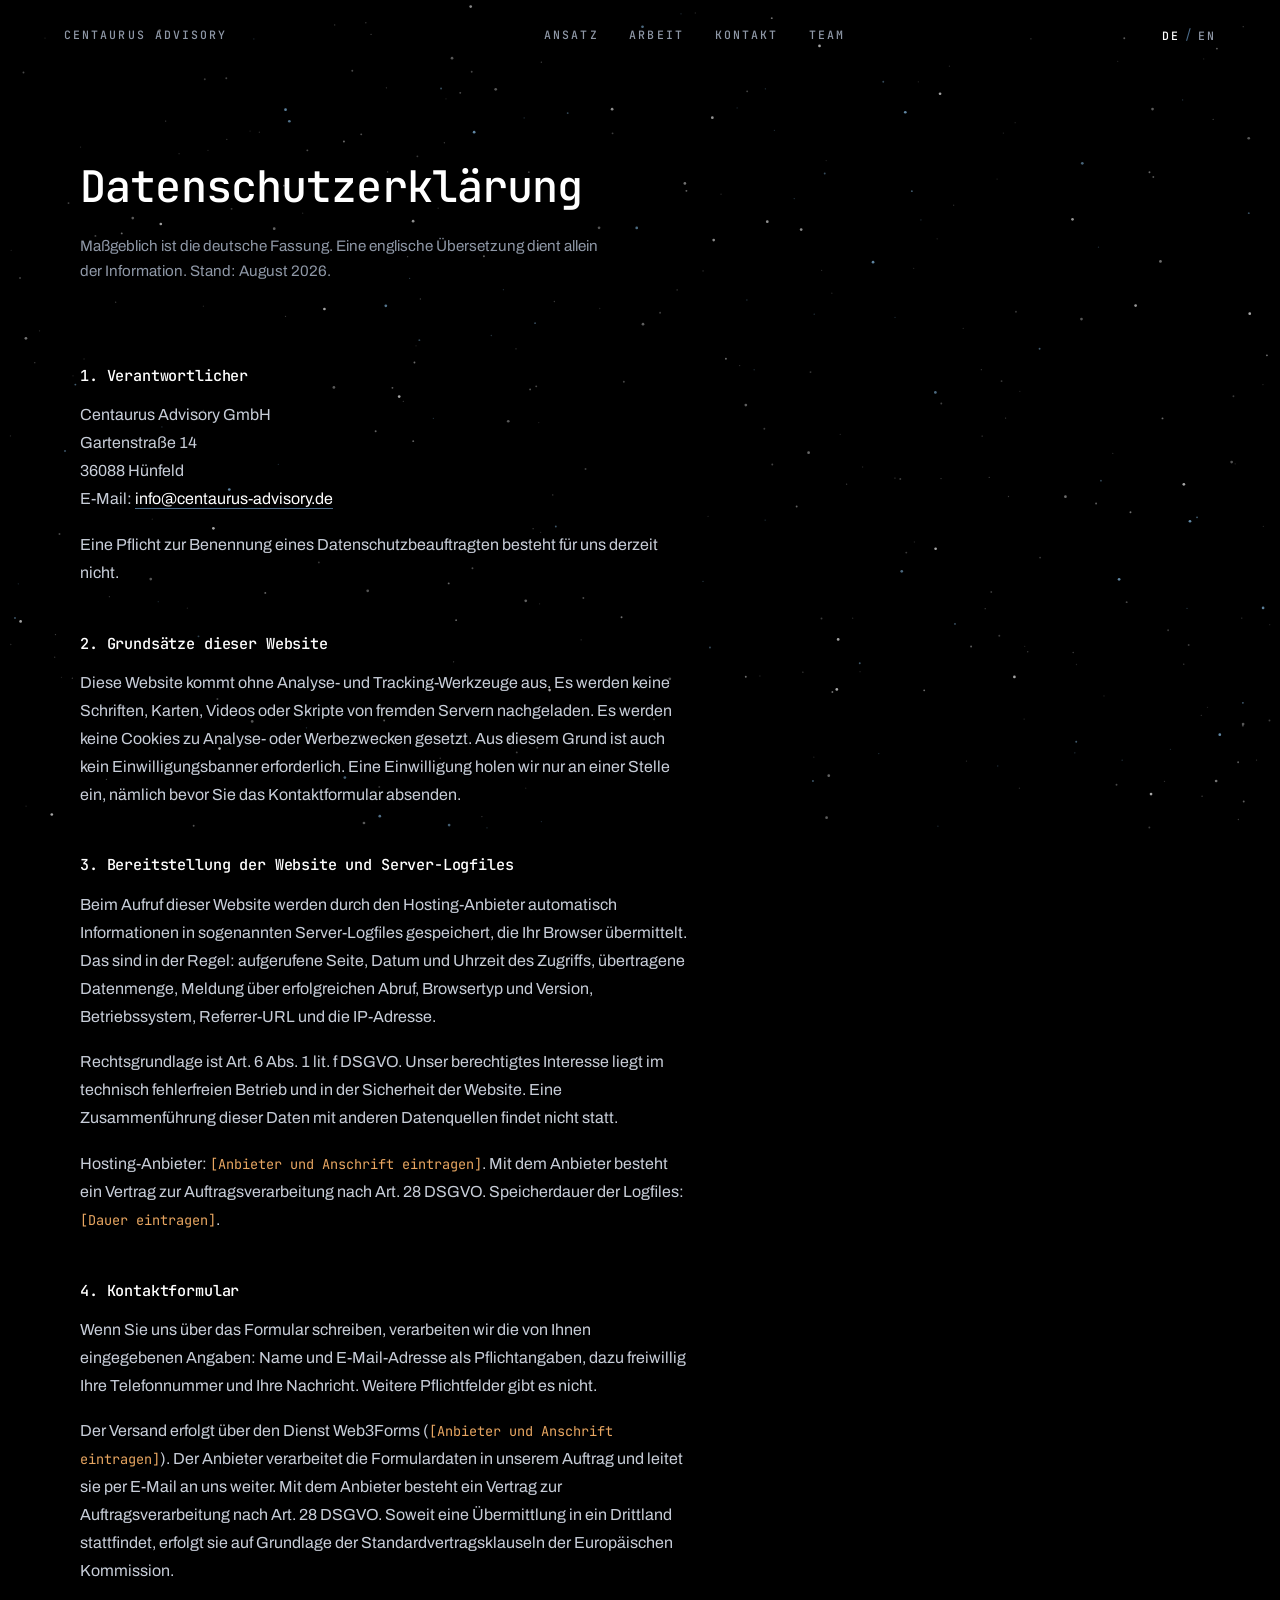
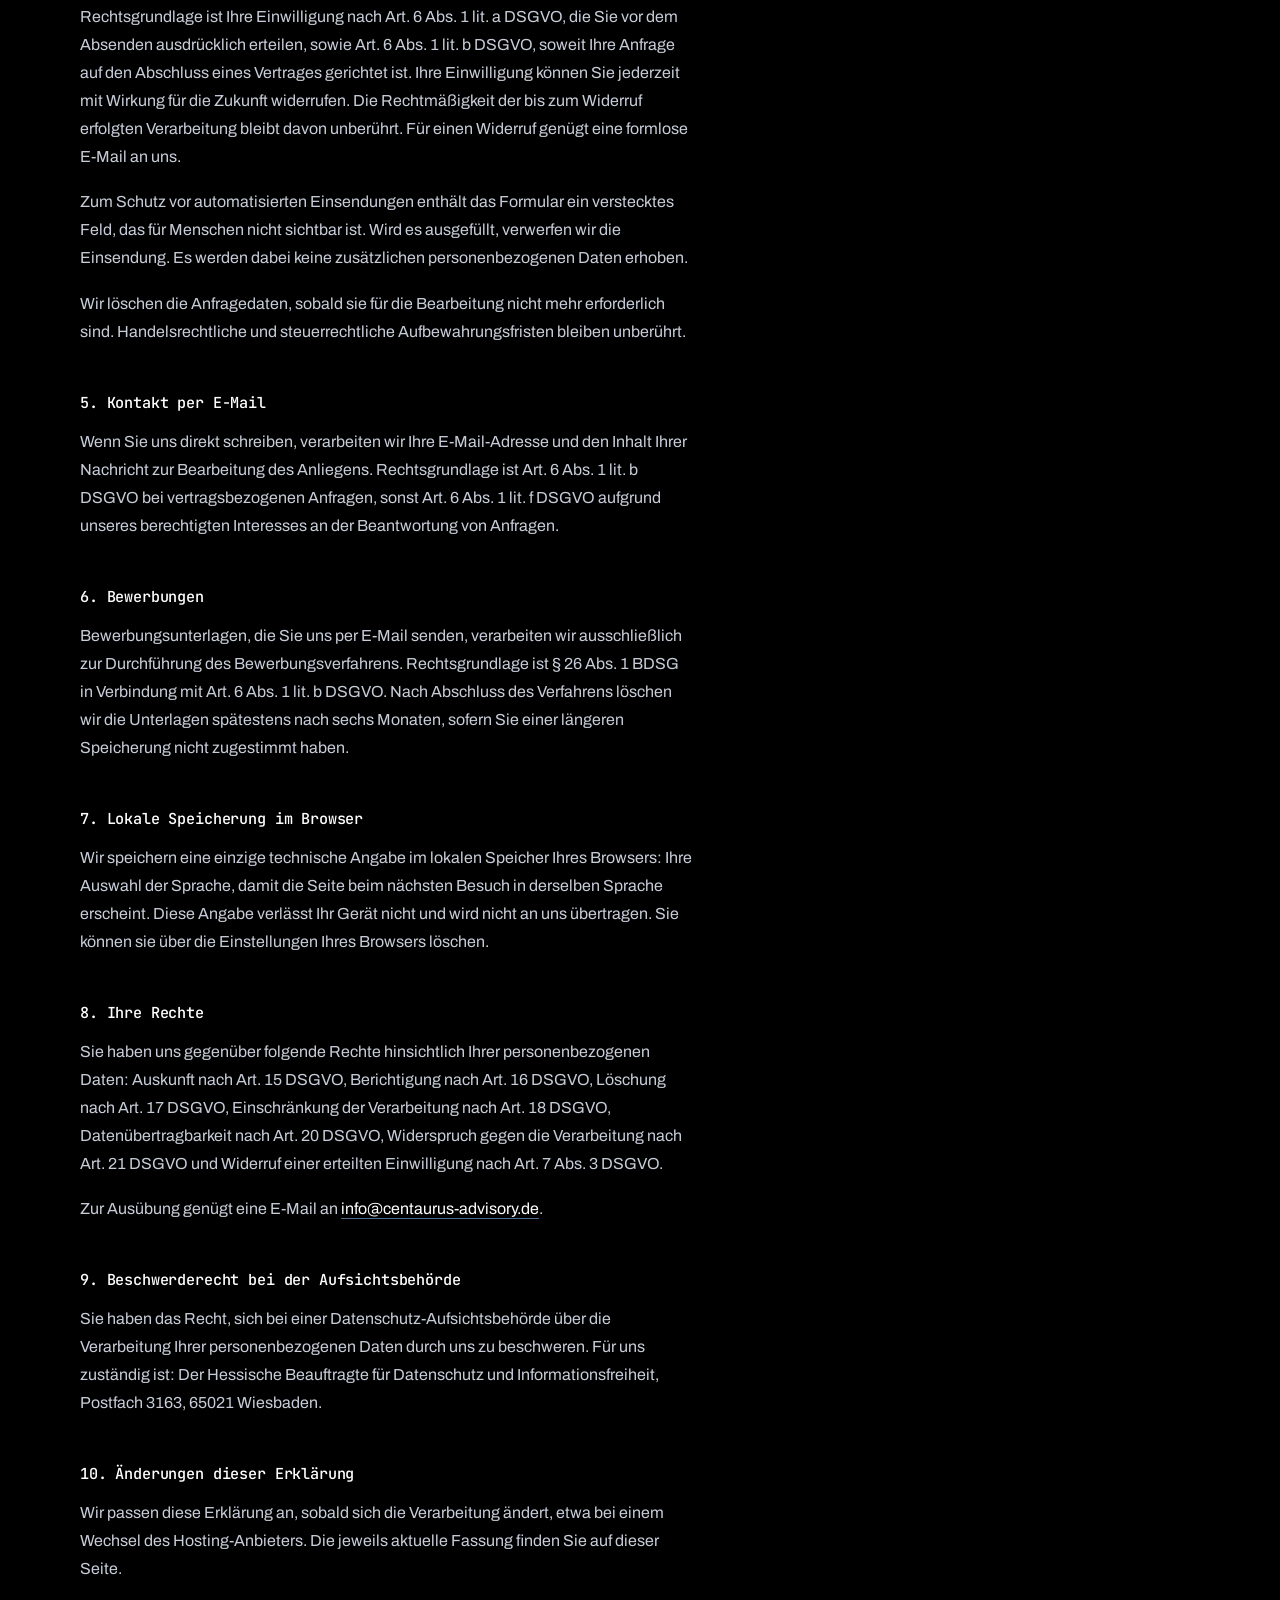
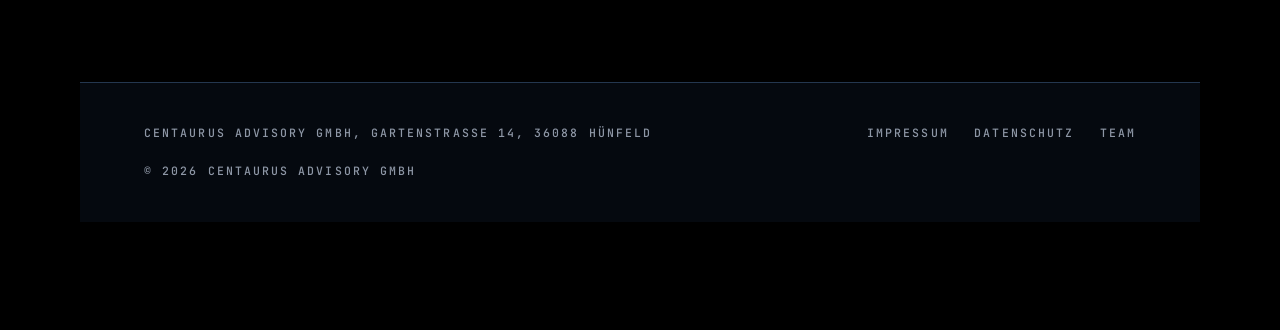
<file: datenschutz.html>
<!doctype html>
<html lang="de">
  <head>
    <meta charset="utf-8" />
    <!-- Die Seiten selbst sollen nie aus dem Zwischenspeicher kommen,
         sonst passen HTML und Skripte nicht zusammen. -->
    <meta http-equiv="Cache-Control" content="no-store" />
    <meta name="viewport" content="width=device-width, initial-scale=1" />
    <title>Datenschutz — Centaurus Advisory GmbH</title>
    <meta name="description" content="Datenschutzerklärung der Centaurus Advisory GmbH, Hünfeld." />
    <meta name="robots" content="noindex, follow" />
    <meta name="theme-color" content="#000000" />
    <link rel="preload" href="fonts/archivo-variable.woff2" as="font" type="font/woff2" crossorigin />
    <link rel="preload" href="fonts/jetbrains-mono-variable.woff2" as="font" type="font/woff2" crossorigin />
    <link rel="stylesheet" href="styles.css?v=44" />
  </head>
  <body>
    <a class="skip" href="#inhalt" data-t="skip">Zum Inhalt springen</a>

    <canvas id="sky" aria-hidden="true"></canvas>

    <header class="nav is-solid" id="nav">
      <a class="brand" href="index.html">
        <span class="brand-name">Centaurus Advisory</span>
      </a>

      <button class="nav-toggle" type="button" aria-expanded="false" aria-controls="nav-links" data-t="menu">
        Menü
      </button>

      <nav class="nav-links" id="nav-links" aria-label="Hauptnavigation">
        <a href="index.html#ansatz" data-t="nav1">Ansatz</a>
        <a href="index.html#arbeit" data-t="nav2">Arbeit</a>
        <a href="index.html#kontakt" data-t="nav3">Kontakt</a>
        <a href="team.html" data-t="nav4">Team</a>
      </nav>

      <div class="lang" aria-label="Sprache">
        <button type="button" data-lang="de" aria-pressed="true">DE</button>
        <span aria-hidden="true">/</span>
        <button type="button" data-lang="en" aria-pressed="false">EN</button>
      </div>
    </header>

    <main id="inhalt" class="page legal">
      <section class="page-head">
        <h1 class="page-title">Datenschutzerklärung</h1>
        <p class="legal-note" data-t="legal_note">
          Maßgeblich ist die deutsche Fassung. Eine englische Übersetzung dient
          allein der Information. Stand: August 2026.
        </p>
      </section>

      <section class="legal-body">
        <h2>1. Verantwortlicher</h2>
        <p>
          Centaurus Advisory GmbH<br />Gartenstraße 14<br />36088 Hünfeld<br />E-Mail:
          <a href="mailto:info@centaurus-advisory.de">info@centaurus-advisory.de</a>
        </p>
        <p>
          Eine Pflicht zur Benennung eines Datenschutzbeauftragten besteht für uns
          derzeit nicht.
        </p>

        <h2>2. Grundsätze dieser Website</h2>
        <p>
          Diese Website kommt ohne Analyse- und Tracking-Werkzeuge aus. Es werden
          keine Schriften, Karten, Videos oder Skripte von fremden Servern
          nachgeladen. Es werden keine Cookies zu Analyse- oder Werbezwecken
          gesetzt. Aus diesem Grund ist auch kein Einwilligungsbanner
          erforderlich. Eine Einwilligung holen wir nur an einer Stelle ein,
          nämlich bevor Sie das Kontaktformular absenden.
        </p>

        <h2>3. Bereitstellung der Website und Server-Logfiles</h2>
        <p>
          Beim Aufruf dieser Website werden durch den Hosting-Anbieter automatisch
          Informationen in sogenannten Server-Logfiles gespeichert, die Ihr
          Browser übermittelt. Das sind in der Regel: aufgerufene Seite, Datum und
          Uhrzeit des Zugriffs, übertragene Datenmenge, Meldung über erfolgreichen
          Abruf, Browsertyp und Version, Betriebssystem, Referrer-URL und die
          IP-Adresse.
        </p>
        <p>
          Rechtsgrundlage ist Art. 6 Abs. 1 lit. f DSGVO. Unser berechtigtes
          Interesse liegt im technisch fehlerfreien Betrieb und in der Sicherheit
          der Website. Eine Zusammenführung dieser Daten mit anderen Datenquellen
          findet nicht statt.
        </p>
        <p>
          Hosting-Anbieter: <span class="todo">[Anbieter und Anschrift eintragen]</span>.
          Mit dem Anbieter besteht ein Vertrag zur Auftragsverarbeitung nach
          Art. 28 DSGVO. Speicherdauer der Logfiles:
          <span class="todo">[Dauer eintragen]</span>.
        </p>

        <h2>4. Kontaktformular</h2>
        <p>
          Wenn Sie uns über das Formular schreiben, verarbeiten wir die von Ihnen
          eingegebenen Angaben: Name und E-Mail-Adresse als Pflichtangaben, dazu
          freiwillig Ihre Telefonnummer und Ihre Nachricht. Weitere Pflichtfelder
          gibt es nicht.
        </p>
        <p>
          Der Versand erfolgt über den Dienst Web3Forms
          (<span class="todo">[Anbieter und Anschrift eintragen]</span>). Der
          Anbieter verarbeitet die Formulardaten in unserem Auftrag und leitet sie
          per E-Mail an uns weiter. Mit dem Anbieter besteht ein Vertrag zur
          Auftragsverarbeitung nach Art. 28 DSGVO. Soweit eine Übermittlung in ein
          Drittland stattfindet, erfolgt sie auf Grundlage der
          Standardvertragsklauseln der Europäischen Kommission.
        </p>
        <p>
          Rechtsgrundlage ist Ihre Einwilligung nach Art. 6 Abs. 1 lit. a DSGVO,
          die Sie vor dem Absenden ausdrücklich erteilen, sowie Art. 6 Abs. 1
          lit. b DSGVO, soweit Ihre Anfrage auf den Abschluss eines Vertrages
          gerichtet ist. Ihre Einwilligung können Sie jederzeit mit Wirkung für die
          Zukunft widerrufen. Die Rechtmäßigkeit der bis zum Widerruf erfolgten
          Verarbeitung bleibt davon unberührt. Für einen Widerruf genügt eine
          formlose E-Mail an uns.
        </p>
        <p>
          Zum Schutz vor automatisierten Einsendungen enthält das Formular ein
          verstecktes Feld, das für Menschen nicht sichtbar ist. Wird es
          ausgefüllt, verwerfen wir die Einsendung. Es werden dabei keine
          zusätzlichen personenbezogenen Daten erhoben.
        </p>
        <p>
          Wir löschen die Anfragedaten, sobald sie für die Bearbeitung nicht mehr
          erforderlich sind. Handelsrechtliche und steuerrechtliche
          Aufbewahrungsfristen bleiben unberührt.
        </p>

        <h2>5. Kontakt per E-Mail</h2>
        <p>
          Wenn Sie uns direkt schreiben, verarbeiten wir Ihre E-Mail-Adresse und
          den Inhalt Ihrer Nachricht zur Bearbeitung des Anliegens.
          Rechtsgrundlage ist Art. 6 Abs. 1 lit. b DSGVO bei vertragsbezogenen
          Anfragen, sonst Art. 6 Abs. 1 lit. f DSGVO aufgrund unseres berechtigten
          Interesses an der Beantwortung von Anfragen.
        </p>

        <h2>6. Bewerbungen</h2>
        <p>
          Bewerbungsunterlagen, die Sie uns per E-Mail senden, verarbeiten wir
          ausschließlich zur Durchführung des Bewerbungsverfahrens.
          Rechtsgrundlage ist § 26 Abs. 1 BDSG in Verbindung mit Art. 6 Abs. 1
          lit. b DSGVO. Nach Abschluss des Verfahrens löschen wir die Unterlagen
          spätestens nach sechs Monaten, sofern Sie einer längeren Speicherung
          nicht zugestimmt haben.
        </p>

        <h2>7. Lokale Speicherung im Browser</h2>
        <p>
          Wir speichern eine einzige technische Angabe im lokalen Speicher Ihres
          Browsers: Ihre Auswahl der Sprache, damit die Seite beim nächsten Besuch
          in derselben Sprache erscheint. Diese Angabe verlässt Ihr Gerät nicht
          und wird nicht an uns übertragen. Sie können sie über die Einstellungen
          Ihres Browsers löschen.
        </p>

        <h2>8. Ihre Rechte</h2>
        <p>
          Sie haben uns gegenüber folgende Rechte hinsichtlich Ihrer
          personenbezogenen Daten: Auskunft nach Art. 15 DSGVO, Berichtigung nach
          Art. 16 DSGVO, Löschung nach Art. 17 DSGVO, Einschränkung der
          Verarbeitung nach Art. 18 DSGVO, Datenübertragbarkeit nach Art. 20
          DSGVO, Widerspruch gegen die Verarbeitung nach Art. 21 DSGVO und
          Widerruf einer erteilten Einwilligung nach Art. 7 Abs. 3 DSGVO.
        </p>
        <p>
          Zur Ausübung genügt eine E-Mail an
          <a href="mailto:info@centaurus-advisory.de">info@centaurus-advisory.de</a>.
        </p>

        <h2>9. Beschwerderecht bei der Aufsichtsbehörde</h2>
        <p>
          Sie haben das Recht, sich bei einer Datenschutz-Aufsichtsbehörde über die
          Verarbeitung Ihrer personenbezogenen Daten durch uns zu beschweren. Für
          uns zuständig ist: Der Hessische Beauftragte für Datenschutz und
          Informationsfreiheit, Postfach 3163, 65021 Wiesbaden.
        </p>

        <h2>10. Änderungen dieser Erklärung</h2>
        <p>
          Wir passen diese Erklärung an, sobald sich die Verarbeitung ändert, etwa
          bei einem Wechsel des Hosting-Anbieters. Die jeweils aktuelle Fassung
          finden Sie auf dieser Seite.
        </p>
      </section>

      <footer class="site-footer">
        <div class="footer-inner">
          <p class="footer-line mono" data-t="ft_addr">
            Centaurus Advisory GmbH, Gartenstraße 14, 36088 Hünfeld
          </p>
          <nav class="footer-nav mono" aria-label="Rechtliches">
            <a href="impressum.html" data-t="ft_imp">Impressum</a>
            <a href="datenschutz.html" data-t="ft_ds">Datenschutz</a>
            <a href="team.html" data-t="nav4">Team</a>
          </nav>
          <p class="footer-line mono">© 2026 Centaurus Advisory GmbH</p>
        </div>
      </footer>
    </main>

    <script src="js/lang/en.js?v=44" defer></script>
    <script src="js/i18n.js?v=44" defer></script>
    <script src="js/nav.js?v=44" defer></script>
    <script src="js/sky.js?v=44" defer></script>
  </body>
</html>
</file>
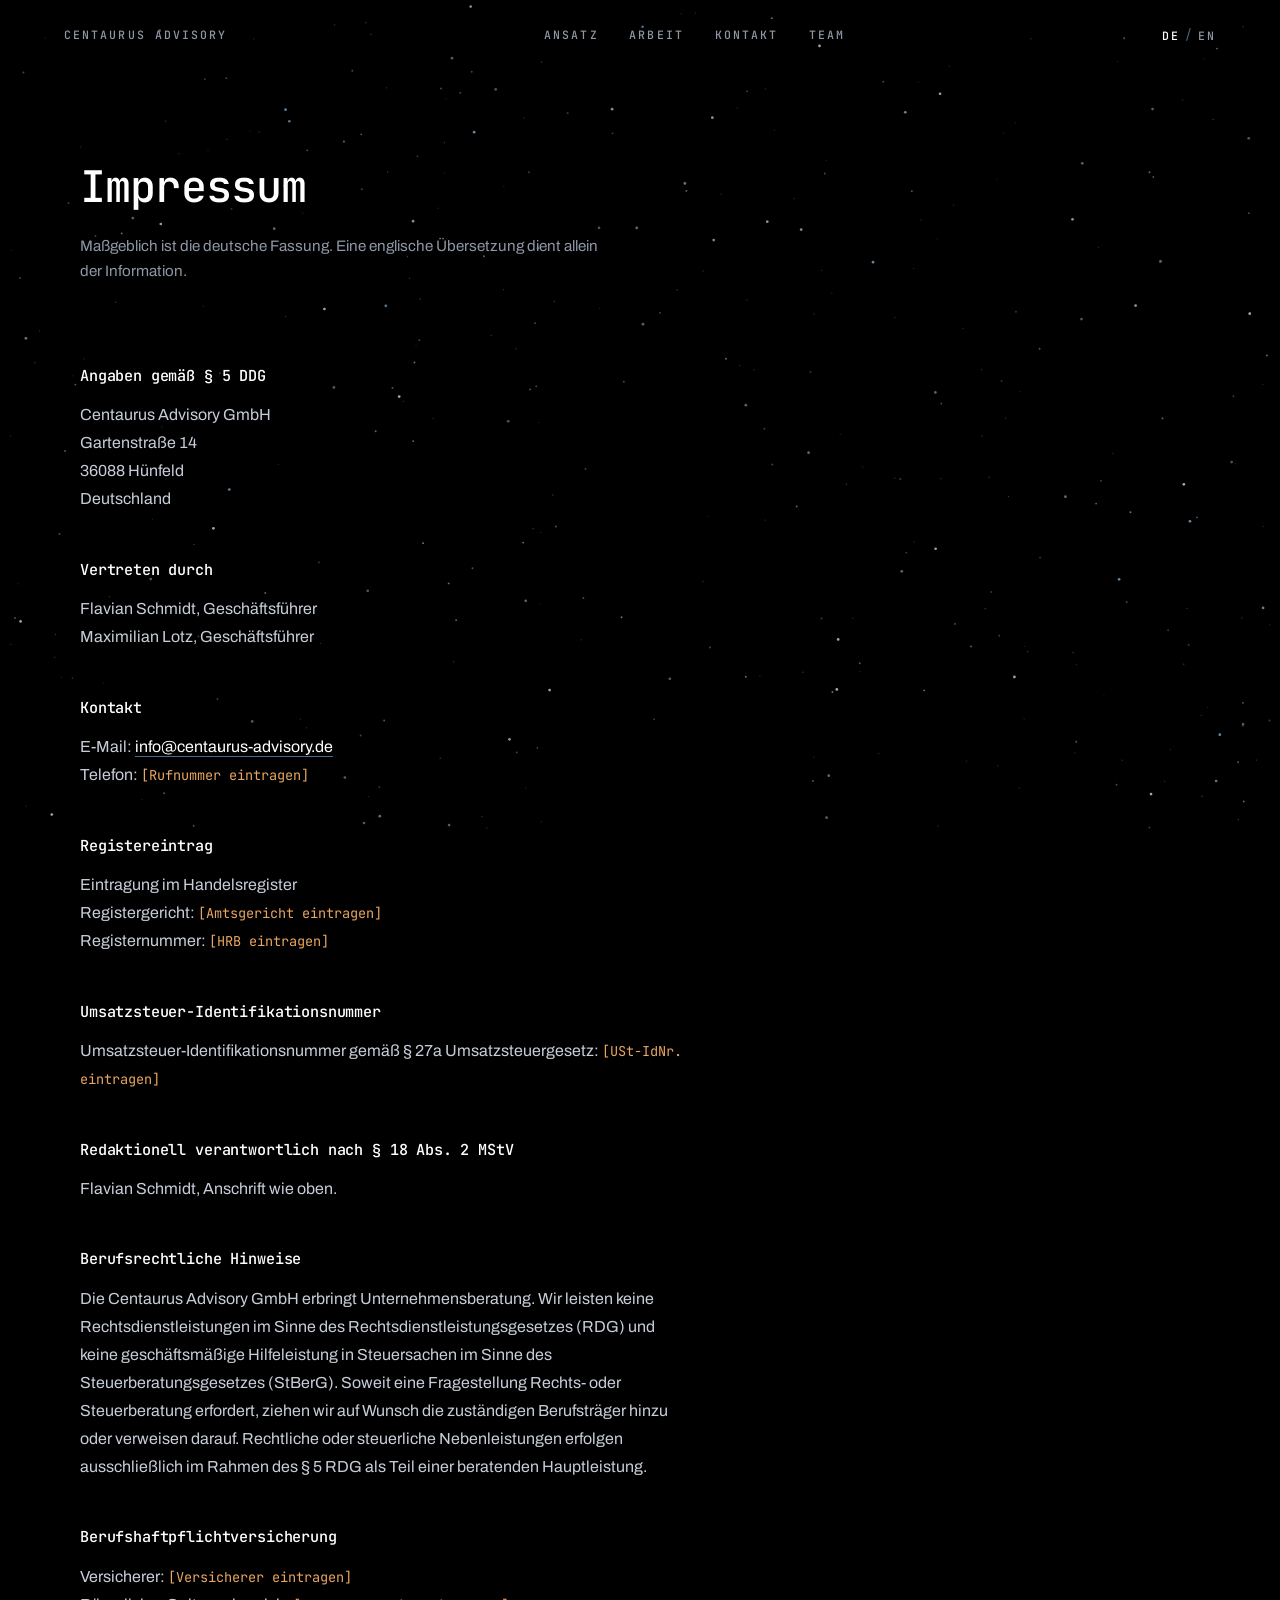
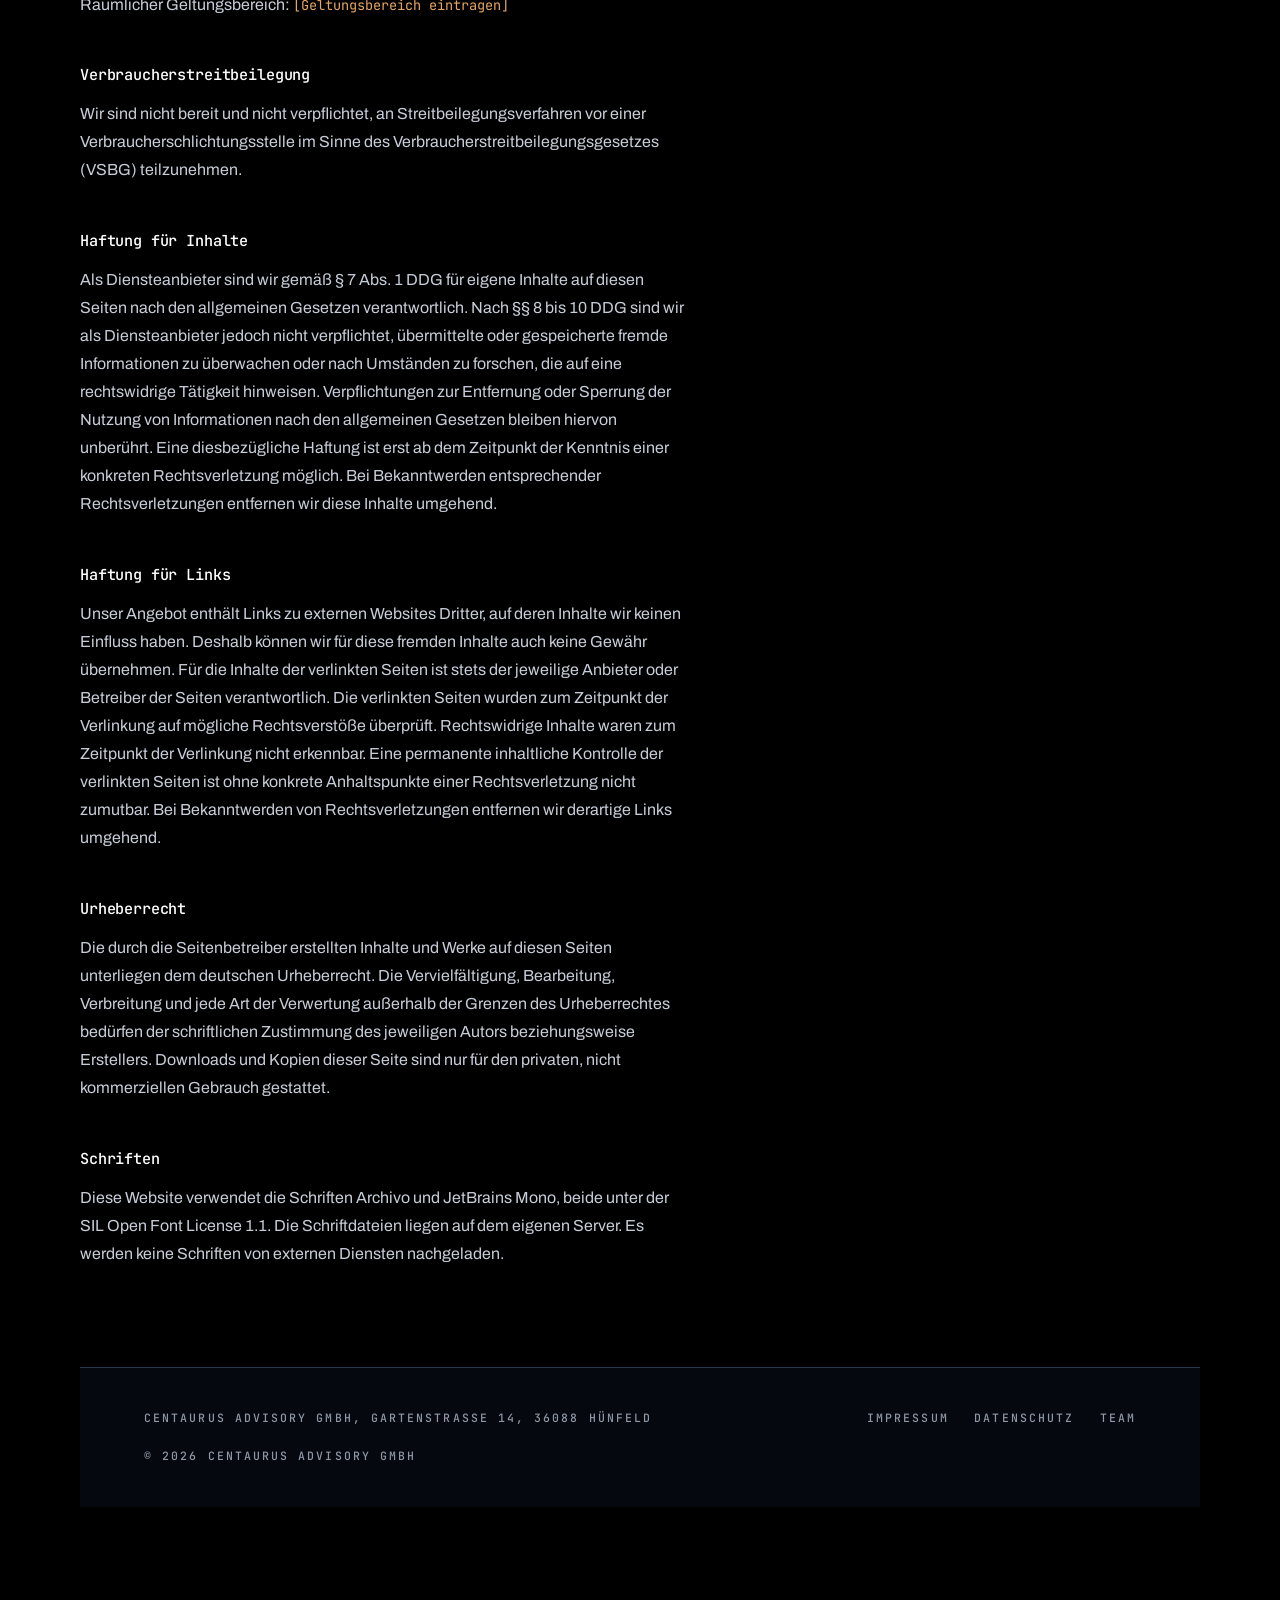
<file: impressum.html>
<!doctype html>
<html lang="de">
  <head>
    <meta charset="utf-8" />
    <!-- Die Seiten selbst sollen nie aus dem Zwischenspeicher kommen,
         sonst passen HTML und Skripte nicht zusammen. -->
    <meta http-equiv="Cache-Control" content="no-store" />
    <meta name="viewport" content="width=device-width, initial-scale=1" />
    <title>Impressum — Centaurus Advisory GmbH</title>
    <meta name="description" content="Impressum der Centaurus Advisory GmbH, Hünfeld." />
    <meta name="robots" content="noindex, follow" />
    <meta name="theme-color" content="#000000" />
    <link rel="preload" href="fonts/archivo-variable.woff2" as="font" type="font/woff2" crossorigin />
    <link rel="preload" href="fonts/jetbrains-mono-variable.woff2" as="font" type="font/woff2" crossorigin />
    <link rel="stylesheet" href="styles.css?v=44" />
  </head>
  <body>
    <a class="skip" href="#inhalt" data-t="skip">Zum Inhalt springen</a>

    <canvas id="sky" aria-hidden="true"></canvas>

    <header class="nav is-solid" id="nav">
      <a class="brand" href="index.html">
        <span class="brand-name">Centaurus Advisory</span>
      </a>

      <button class="nav-toggle" type="button" aria-expanded="false" aria-controls="nav-links" data-t="menu">
        Menü
      </button>

      <nav class="nav-links" id="nav-links" aria-label="Hauptnavigation">
        <a href="index.html#ansatz" data-t="nav1">Ansatz</a>
        <a href="index.html#arbeit" data-t="nav2">Arbeit</a>
        <a href="index.html#kontakt" data-t="nav3">Kontakt</a>
        <a href="team.html" data-t="nav4">Team</a>
      </nav>

      <div class="lang" aria-label="Sprache">
        <button type="button" data-lang="de" aria-pressed="true">DE</button>
        <span aria-hidden="true">/</span>
        <button type="button" data-lang="en" aria-pressed="false">EN</button>
      </div>
    </header>

    <main id="inhalt" class="page legal">
      <section class="page-head">
        <h1 class="page-title">Impressum</h1>
        <p class="legal-note" data-t="legal_note">
          Maßgeblich ist die deutsche Fassung. Eine englische Übersetzung dient
          allein der Information.
        </p>
      </section>

      <section class="legal-body">
        <h2>Angaben gemäß § 5 DDG</h2>
        <p>
          Centaurus Advisory GmbH<br />Gartenstraße 14<br />36088
          Hünfeld<br />Deutschland
        </p>

        <h2>Vertreten durch</h2>
        <p>
          Flavian Schmidt, Geschäftsführer<br />Maximilian Lotz, Geschäftsführer
        </p>

        <h2>Kontakt</h2>
        <p>
          E-Mail:
          <a href="mailto:info@centaurus-advisory.de">info@centaurus-advisory.de</a
          ><br />Telefon: <span class="todo">[Rufnummer eintragen]</span>
        </p>

        <h2>Registereintrag</h2>
        <p>
          Eintragung im Handelsregister<br />Registergericht:
          <span class="todo">[Amtsgericht eintragen]</span><br />Registernummer:
          <span class="todo">[HRB eintragen]</span>
        </p>

        <h2>Umsatzsteuer-Identifikationsnummer</h2>
        <p>
          Umsatzsteuer-Identifikationsnummer gemäß § 27a Umsatzsteuergesetz:
          <span class="todo">[USt-IdNr. eintragen]</span>
        </p>

        <h2>Redaktionell verantwortlich nach § 18 Abs. 2 MStV</h2>
        <p>Flavian Schmidt, Anschrift wie oben.</p>

        <h2>Berufsrechtliche Hinweise</h2>
        <p>
          Die Centaurus Advisory GmbH erbringt Unternehmensberatung. Wir leisten
          keine Rechtsdienstleistungen im Sinne des Rechtsdienstleistungsgesetzes
          (RDG) und keine geschäftsmäßige Hilfeleistung in Steuersachen im Sinne
          des Steuerberatungsgesetzes (StBerG). Soweit eine Fragestellung Rechts-
          oder Steuerberatung erfordert, ziehen wir auf Wunsch die zuständigen
          Berufsträger hinzu oder verweisen darauf. Rechtliche oder steuerliche
          Nebenleistungen erfolgen ausschließlich im Rahmen des § 5 RDG als Teil
          einer beratenden Hauptleistung.
        </p>

        <h2>Berufshaftpflichtversicherung</h2>
        <p>
          Versicherer: <span class="todo">[Versicherer eintragen]</span><br />Räumlicher
          Geltungsbereich: <span class="todo">[Geltungsbereich eintragen]</span>
        </p>

        <h2>Verbraucherstreitbeilegung</h2>
        <p>
          Wir sind nicht bereit und nicht verpflichtet, an
          Streitbeilegungsverfahren vor einer Verbraucherschlichtungsstelle im
          Sinne des Verbraucherstreitbeilegungsgesetzes (VSBG) teilzunehmen.
        </p>

        <h2>Haftung für Inhalte</h2>
        <p>
          Als Diensteanbieter sind wir gemäß § 7 Abs. 1 DDG für eigene Inhalte auf
          diesen Seiten nach den allgemeinen Gesetzen verantwortlich. Nach §§ 8 bis
          10 DDG sind wir als Diensteanbieter jedoch nicht verpflichtet,
          übermittelte oder gespeicherte fremde Informationen zu überwachen oder
          nach Umständen zu forschen, die auf eine rechtswidrige Tätigkeit
          hinweisen. Verpflichtungen zur Entfernung oder Sperrung der Nutzung von
          Informationen nach den allgemeinen Gesetzen bleiben hiervon unberührt.
          Eine diesbezügliche Haftung ist erst ab dem Zeitpunkt der Kenntnis einer
          konkreten Rechtsverletzung möglich. Bei Bekanntwerden entsprechender
          Rechtsverletzungen entfernen wir diese Inhalte umgehend.
        </p>

        <h2>Haftung für Links</h2>
        <p>
          Unser Angebot enthält Links zu externen Websites Dritter, auf deren
          Inhalte wir keinen Einfluss haben. Deshalb können wir für diese fremden
          Inhalte auch keine Gewähr übernehmen. Für die Inhalte der verlinkten
          Seiten ist stets der jeweilige Anbieter oder Betreiber der Seiten
          verantwortlich. Die verlinkten Seiten wurden zum Zeitpunkt der
          Verlinkung auf mögliche Rechtsverstöße überprüft. Rechtswidrige Inhalte
          waren zum Zeitpunkt der Verlinkung nicht erkennbar. Eine permanente
          inhaltliche Kontrolle der verlinkten Seiten ist ohne konkrete
          Anhaltspunkte einer Rechtsverletzung nicht zumutbar. Bei Bekanntwerden
          von Rechtsverletzungen entfernen wir derartige Links umgehend.
        </p>

        <h2>Urheberrecht</h2>
        <p>
          Die durch die Seitenbetreiber erstellten Inhalte und Werke auf diesen
          Seiten unterliegen dem deutschen Urheberrecht. Die Vervielfältigung,
          Bearbeitung, Verbreitung und jede Art der Verwertung außerhalb der
          Grenzen des Urheberrechtes bedürfen der schriftlichen Zustimmung des
          jeweiligen Autors beziehungsweise Erstellers. Downloads und Kopien
          dieser Seite sind nur für den privaten, nicht kommerziellen Gebrauch
          gestattet.
        </p>

        <h2>Schriften</h2>
        <p>
          Diese Website verwendet die Schriften Archivo und JetBrains Mono, beide
          unter der SIL Open Font License 1.1. Die Schriftdateien liegen auf dem
          eigenen Server. Es werden keine Schriften von externen Diensten
          nachgeladen.
        </p>
      </section>

      <footer class="site-footer">
        <div class="footer-inner">
          <p class="footer-line mono" data-t="ft_addr">
            Centaurus Advisory GmbH, Gartenstraße 14, 36088 Hünfeld
          </p>
          <nav class="footer-nav mono" aria-label="Rechtliches">
            <a href="impressum.html" data-t="ft_imp">Impressum</a>
            <a href="datenschutz.html" data-t="ft_ds">Datenschutz</a>
            <a href="team.html" data-t="nav4">Team</a>
          </nav>
          <p class="footer-line mono">© 2026 Centaurus Advisory GmbH</p>
        </div>
      </footer>
    </main>

    <script src="js/lang/en.js?v=44" defer></script>
    <script src="js/i18n.js?v=44" defer></script>
    <script src="js/nav.js?v=44" defer></script>
    <script src="js/sky.js?v=44" defer></script>
  </body>
</html>
</file>
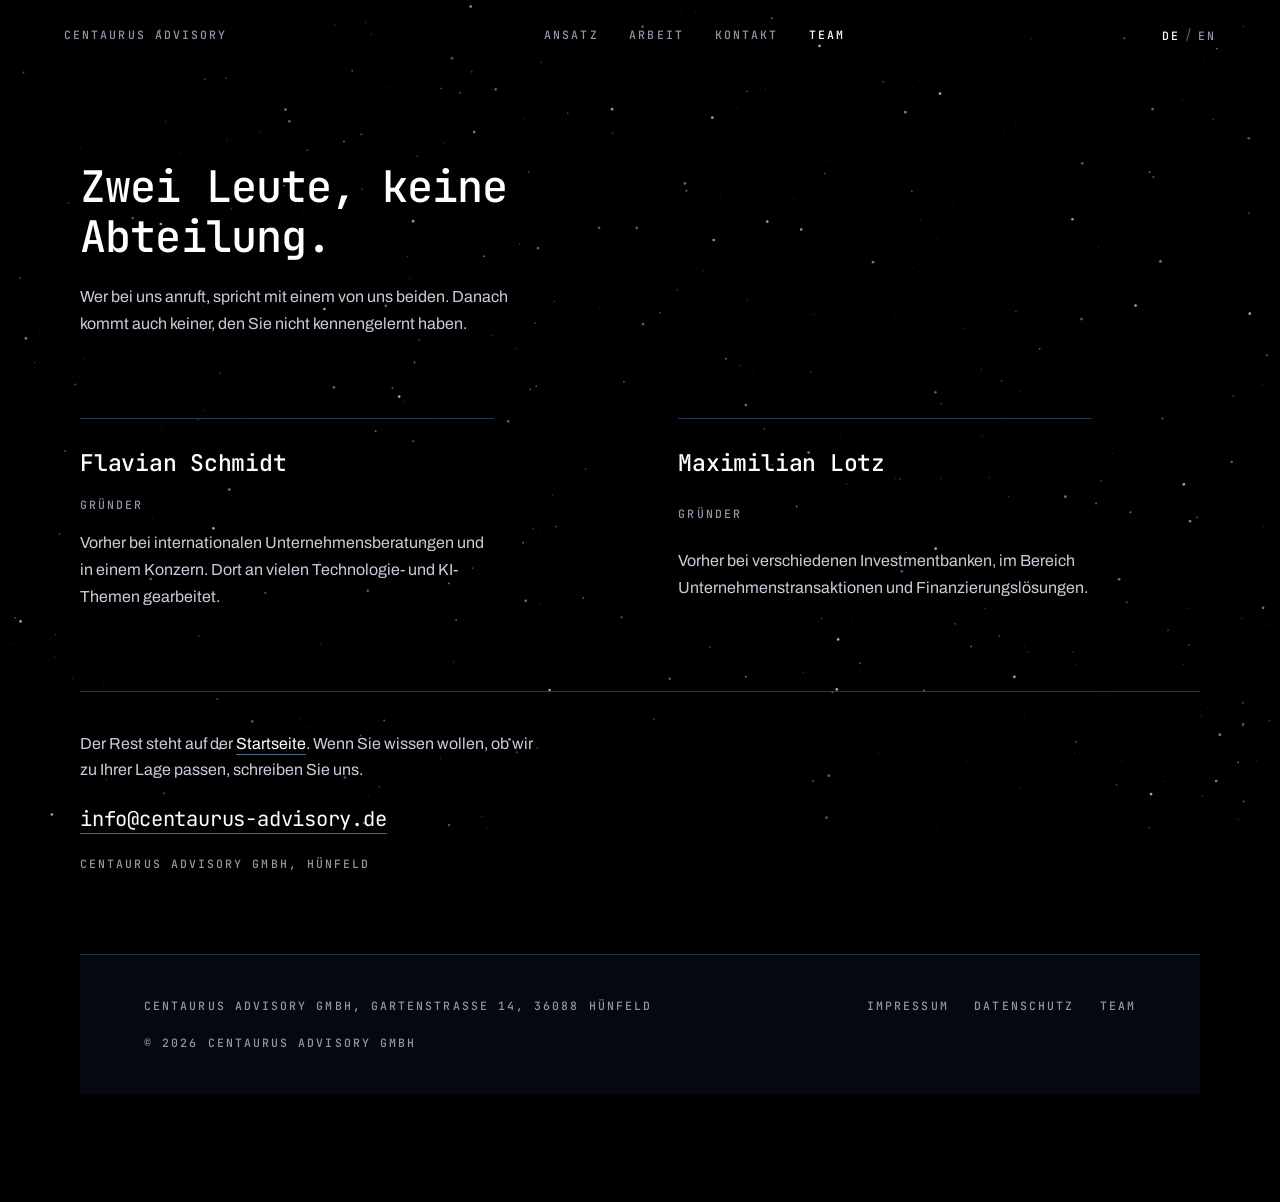
<file: team.html>
<!doctype html>
<html lang="de">
  <head>
    <meta charset="utf-8" />
    <!-- Die Seiten selbst sollen nie aus dem Zwischenspeicher kommen,
         sonst passen HTML und Skripte nicht zusammen. -->
    <meta http-equiv="Cache-Control" content="no-store" />
    <meta name="viewport" content="width=device-width, initial-scale=1" />
    <title>Team — Centaurus Advisory GmbH</title>
    <meta
      name="description"
      content="Die beiden Gründer der Centaurus Advisory GmbH in Hünfeld."
    />
    <meta name="theme-color" content="#000000" />
    <link rel="preload" href="fonts/archivo-variable.woff2" as="font" type="font/woff2" crossorigin />
    <link rel="preload" href="fonts/jetbrains-mono-variable.woff2" as="font" type="font/woff2" crossorigin />
    <link rel="stylesheet" href="styles.css?v=44" />
  </head>
  <body>
    <a class="skip" href="#inhalt" data-t="skip">Zum Inhalt springen</a>

    <canvas id="sky" aria-hidden="true"></canvas>

    <header class="nav is-solid" id="nav">
      <a class="brand" href="index.html">
        <span class="brand-name">Centaurus Advisory</span>
      </a>

      <button
        class="nav-toggle"
        type="button"
        aria-expanded="false"
        aria-controls="nav-links"
        data-t="menu"
      >
        Menü
      </button>

      <nav class="nav-links" id="nav-links" aria-label="Hauptnavigation">
        <a href="index.html#ansatz" data-t="nav1">Ansatz</a>
        <a href="index.html#arbeit" data-t="nav2">Arbeit</a>
        <a href="index.html#kontakt" data-t="nav3">Kontakt</a>
        <a href="team.html" aria-current="page" data-t="nav4">Team</a>
      </nav>

      <div class="lang" aria-label="Sprache">
        <button type="button" data-lang="de" aria-pressed="true">DE</button>
        <span aria-hidden="true">/</span>
        <button type="button" data-lang="en" aria-pressed="false">EN</button>
      </div>
    </header>

    <main id="inhalt" class="page">
      <section class="page-head">
        <h1 class="page-title" data-t="t_title">Zwei Leute, keine Abteilung.</h1>
        <p class="page-lead" data-t="t_lead">
          Wer bei uns anruft, spricht mit einem von uns beiden. Danach kommt
          auch keiner, den Sie nicht kennengelernt haben.
        </p>
      </section>

      <section class="people">
        <article class="person">
          <h2 class="person-name">Flavian Schmidt</h2>
          <p class="person-role mono" data-t="t_role">Gründer</p>
          <p class="person-text" data-t="t_ph1">
            Vorher bei internationalen Unternehmensberatungen und in einem
            Konzern. Dort an vielen Technologie- und KI-Themen gearbeitet.
          </p>
        </article>

        <article class="person">
          <h2 class="person-name">Maximilian Lotz</h2>
          <p class="person-role mono" data-t="t_role">Gründer</p>
          <p class="person-text" data-t="t_ph2">
            Vorher bei verschiedenen Investmentbanken, im Bereich
            Unternehmenstransaktionen und Finanzierungslösungen.
          </p>
        </article>
      </section>

      <section class="page-foot">
        <p class="page-foot-text" data-t-html="t_foot">
          Der Rest steht auf der <a href="index.html">Startseite</a>. Wenn Sie
          wissen wollen, ob wir zu Ihrer Lage passen, schreiben Sie uns.
        </p>
        <a class="contact-mail" href="mailto:info@centaurus-advisory.de"
          >info@centaurus-advisory.de</a
        >
        <p class="contact-adress mono" data-t="c_addr">Centaurus Advisory GmbH, Hünfeld</p>
      </section>
      <footer class="site-footer">
        <div class="footer-inner">
          <p class="footer-line mono" data-t="ft_addr">
            Centaurus Advisory GmbH, Gartenstraße 14, 36088 Hünfeld
          </p>
          <nav class="footer-nav mono" aria-label="Rechtliches">
            <a href="impressum.html" data-t="ft_imp">Impressum</a>
            <a href="datenschutz.html" data-t="ft_ds">Datenschutz</a>
            <a href="team.html" data-t="nav4">Team</a>
          </nav>
          <p class="footer-line mono">© 2026 Centaurus Advisory GmbH</p>
        </div>
      </footer>
    </main>

    <script src="js/lang/en.js?v=44" defer></script>
    <script src="js/i18n.js?v=44" defer></script>
    <script src="js/nav.js?v=44" defer></script>
    <script src="js/sky.js?v=44" defer></script>
  </body>
</html>
</file>
<file: styles.css>
@font-face {
  font-family: "Archivo";
  src: url("fonts/archivo-variable.woff2") format("woff2-variations");
  font-weight: 100 900;
  font-stretch: 62% 125%;
  font-style: normal;
  font-display: swap;
}

@font-face {
  font-family: "JetBrains Mono";
  src: url("fonts/jetbrains-mono-variable.woff2") format("woff2-variations");
  font-weight: 100 800;
  font-style: normal;
  font-display: swap;
}

:root {
  --bg: #000000;
  --raised: #0d1924;
  --line: #24374f;
  --text: #c7cdd8;
  --muted: #8e97a6;
  --head: #ffffff;
  --accent: #96d1fd;

  --sans: "Archivo", "Helvetica Neue", Arial, sans-serif;
  --mono: "JetBrains Mono", ui-monospace, "SF Mono", Menlo, monospace;

  --gutter: clamp(1.25rem, 5vw, 5rem);
}

*,
*::before,
*::after {
  box-sizing: border-box;
}

html {
  scroll-behavior: smooth;
  -webkit-text-size-adjust: 100%;
}

body {
  margin: 0;
  background: var(--bg);
  color: var(--text);
  font-family: var(--sans);
  font-size: 1rem;
  line-height: 1.6;
  font-variant-numeric: tabular-nums;
  -webkit-font-smoothing: antialiased;
  overflow-x: hidden;
}

a {
  color: inherit;
}

::selection {
  background: var(--accent);
  color: #000;
}

:focus-visible {
  outline: 1px solid var(--accent);
  outline-offset: 4px;
}

.skip {
  position: absolute;
  left: -9999px;
  top: 0;
  background: var(--raised);
  color: var(--head);
  padding: 0.75rem 1rem;
  z-index: 100;
  font-family: var(--mono);
  font-size: 0.72rem;
  letter-spacing: 0.18em;
  text-transform: uppercase;
}

.skip:focus {
  left: 1rem;
  top: 1rem;
}

.mono,
.nav a,
.brand-name,
.lang button,
.nav-toggle {
  font-family: var(--mono);
  font-size: 0.72rem;
  letter-spacing: 0.18em;
  text-transform: uppercase;
  font-weight: 500;
}

/* ---------- Kopfzeile ---------- */

.nav {
  position: fixed;
  inset: 0 0 auto 0;
  z-index: 40;
  display: flex;
  align-items: center;
  justify-content: space-between;
  gap: 1rem;
  padding: 1.4rem var(--gutter);
  border-bottom: 1px solid transparent;
  transition: border-color 400ms ease;
}

/* Der Schleier liegt auf einem Pseudoelement, damit ein backdrop-filter am
   Header selbst keinen Bezugsrahmen für die fixierte Mobilnavigation aufspannt. */
.nav::before {
  content: "";
  position: absolute;
  inset: 0;
  background: rgba(0, 0, 0, 0.82);
  backdrop-filter: blur(14px);
  opacity: 0;
  transition: opacity 400ms ease;
  pointer-events: none;
}

.nav.is-solid::before {
  opacity: 1;
}

.nav.is-solid {
  border-bottom-color: var(--line);
}

.nav > * {
  position: relative;
}

.brand {
  display: inline-flex;
  align-items: center;
  gap: 0.65rem;
  text-decoration: none;
  color: var(--head);
}

.nav-links {
  display: flex;
  gap: clamp(1rem, 2.4vw, 2.6rem);
  align-items: center;
}

.nav a {
  text-decoration: none;
  color: var(--muted);
  transition: color 200ms ease;
}

.nav a:hover,
.nav a[aria-current="page"] {
  color: var(--head);
}

.lang {
  display: inline-flex;
  gap: 0.4rem;
  align-items: center;
}

.lang button {
  background: none;
  border: 0;
  padding: 0;
  cursor: pointer;
  color: var(--muted);
  transition: color 200ms ease;
}

.lang button[aria-pressed="true"] {
  color: var(--head);
}

.lang span {
  color: #4a6b8a;
}

.nav-toggle {
  display: none;
}

@media (max-width: 760px) {
  .nav-links {
    position: fixed;
    inset: 0;
    background: var(--bg);
    flex-direction: column;
    justify-content: center;
    gap: 2rem;
    transform: translateY(-100%);
    transition: transform 380ms cubic-bezier(0.65, 0, 0.35, 1);
  }

  .nav-links.is-open {
    transform: translateY(0);
  }

  .nav a {
    font-size: 1.1rem;
  }

  .brand {
    z-index: 41;
  }

  .nav-toggle {
    display: inline-block;
    background: none;
    border: 0;
    color: inherit;
    cursor: pointer;
    z-index: 41;
    padding: 0;
  }

  .lang {
    display: none;
  }
}

#sky {
  position: fixed;
  inset: 0;
  width: 100%;
  height: 100%;
  z-index: 0;
  pointer-events: none;
}

main {
  position: relative;
  z-index: 1;
}

/* ---------- Hero ---------- */

/* Die Höhe der Sektion ist der Scrollweg der Szene. Mehr Höhe, mehr Zeit. */
.hero {
  position: relative;
  height: 330vh;
}

.hero-stage {
  position: sticky;
  top: 0;
  height: 100svh;
  overflow: hidden;
}

.hero-copy {
  position: absolute;
  left: var(--gutter);
  right: var(--gutter);
  bottom: 3.5rem;
  display: grid;
  justify-items: start;
  gap: 2.4rem;
  will-change: opacity, transform;
}

/* Dieselbe Monospace wie in der Kopfzeile, nur groß. Die Laufweite bleibt
   eng, sonst zerfällt der Satz bei dieser Größe in Einzelbuchstaben. */
.hero-title {
  margin: 0;
  max-width: 21ch;
  color: var(--head);
  font-family: var(--mono);
  font-size: clamp(1.75rem, 4.4vw, 4rem);
  font-weight: 500;
  letter-spacing: -0.02em;
  line-height: 1.12;
  hyphens: manual;
}

/* Der Satz korrigiert sich selbst: das alte Wort wird durchgestrichen und
   bleibt stehen, das genauere schiebt sich daneben. */
.edit {
  position: relative;
}

.edit-old {
  position: relative;
  transition: color 600ms ease;
}

.edit-old::after {
  content: "";
  position: absolute;
  left: -0.03em;
  right: -0.03em;
  top: 0.45em;
  height: 0.05em;
  background: var(--accent);
  transform: scaleX(0);
  transform-origin: 0 50%;
  transition: transform 520ms cubic-bezier(0.65, 0, 0.35, 1);
}

.is-struck .edit-old::after {
  transform: scaleX(1);
}

/* Das gestrichene Wort tritt zurück, bleibt aber lesbar. Die Korrektur ist
   der Punkt, nicht das Wort davor. */
.is-corrected .edit-old {
  color: #5c6675;
}

.edit-new {
  display: inline-block;
  vertical-align: bottom;
  max-width: 0;
  overflow: hidden;
  transition: max-width 760ms cubic-bezier(0.65, 0, 0.35, 1);
}

.edit-new > span {
  display: inline-block;
  padding-left: 0.28em;
  white-space: nowrap;
  opacity: 0;
  transform: translateY(0.14em);
  transition: opacity 520ms ease 180ms, transform 520ms ease 180ms;
}

.is-corrected .edit-new {
  max-width: var(--edit-width, 24em);
}

.is-corrected .edit-new > span {
  opacity: 1;
  transform: none;
}

.hero-sub {
  margin: 0;
  max-width: 52ch;
  font-size: clamp(1rem, 1.2vw, 1.15rem);
  line-height: 1.65;
}

.hero-sub a {
  color: var(--head);
  text-decoration: underline;
  text-decoration-color: #4a6b8a;
  text-underline-offset: 0.3em;
  text-decoration-thickness: 1px;
  transition: text-decoration-color 200ms ease;
}

.hero-sub a:hover {
  text-decoration-color: var(--head);
}

.stamp {
  color: var(--muted);
}

.scroll-hint {
  position: absolute;
  right: var(--gutter);
  bottom: 3.5rem;
  color: #3d4a5c;
}

@media (max-width: 760px) {
  .scroll-hint {
    display: none;
  }
}

/* Ohne Bewegung steht die Korrektur sofort da. */
.no-anim .edit-old,
.no-anim .edit-old::after,
.no-anim .edit-new,
.no-anim .edit-new > span {
  transition: none;
}

/* ---------- Die Sequenz: laufen, finden, aufheben, Knall ---------- */

/* Die Linie liegt im oberen Drittel, über der Schrift. */
.ground {
  position: absolute;
  left: 0;
  right: 0;
  top: 34%;
  height: 1px;
  background: linear-gradient(
    90deg,
    transparent,
    #1e2c3e 12%,
    #1e2c3e 88%,
    transparent
  );
}

.star {
  position: absolute;
  left: 0;
  top: 0;
  color: var(--accent);
  will-change: transform;
  /* Gestaucht wird um den Ankerpunkt, nicht um die eigene Mitte, sonst
     verrutscht der Stern beim Wachsen. */
  transform-origin: 0 0;
}

.star svg {
  display: block;
  width: clamp(13px, 1.3vw, 18px);
  height: auto;
  transform: translate(-50%, -50%);
}

/* Der Schein um den Stern. Wächst mit, weil er im Stern steckt. */
.star-glow {
  position: absolute;
  left: 0;
  top: 0;
  width: 120px;
  height: 120px;
  margin: -60px 0 0 -60px;
  border-radius: 50%;
  opacity: 0;
  pointer-events: none;
  background: radial-gradient(
    circle,
    rgba(150, 209, 253, 0.5) 0%,
    rgba(150, 209, 253, 0.14) 38%,
    rgba(150, 209, 253, 0) 68%
  );
}

/* Der Knall. Ein einziger Lichtkreis, der aus der Hand kommt. */
.bang {
  position: absolute;
  left: 0;
  top: 0;
  width: 40px;
  height: 40px;
  border-radius: 50%;
  opacity: 0;
  background: radial-gradient(
    circle,
    #ffffff 0%,
    #d7ecff 26%,
    rgba(150, 209, 253, 0.45) 52%,
    rgba(150, 209, 253, 0) 72%
  );
  will-change: transform, opacity;
  pointer-events: none;
}

/* ---------- Zweite Szene: der Weg durch die vier Phasen ---------- */

.process {
  position: relative;
  height: 440vh;
}

.process-stage {
  position: sticky;
  top: 0;
  height: 100svh;
  overflow: hidden;
}

/* Die Frage steht während der ganzen Szene oben und wandert nicht mit. */
.process-title {
  position: absolute;
  left: var(--gutter);
  right: var(--gutter);
  top: 5.5rem;
  margin: 0;
  max-width: 24ch;
  color: var(--head);
  font-family: var(--mono);
  font-size: clamp(1.15rem, 2.2vw, 1.9rem);
  font-weight: 500;
  letter-spacing: -0.02em;
  line-height: 1.3;
}

/* Die Bahn hat keine eigene Höhe: alles darauf hängt an derselben Linie. */
.track {
  position: absolute;
  left: 0;
  right: 0;
  /* Tief genug, dass die Figur unter der Frage durchläuft und ihr nicht in
     die Zeilen tritt. */
  top: 45%;
  height: 0;
}

.track-line {
  position: absolute;
  left: 0;
  right: 0;
  top: 0;
  height: 1px;
  background: linear-gradient(
    90deg,
    transparent,
    #1e2c3e 10%,
    #1e2c3e 90%,
    transparent
  );
}

.track-links {
  position: absolute;
  left: 0;
  top: 0;
  width: 100%;
  height: 1px;
  overflow: visible;
  pointer-events: none;
}

.track-links line {
  stroke: var(--accent);
  stroke-width: 1;
  opacity: 0.55;
}

.stop {
  position: absolute;
  top: 0;
  left: 0;
  width: 9px;
  height: 9px;
  margin: -4.5px 0 0 -4.5px;
  border-radius: 50%;
  background: #24374f;
  box-shadow: 0 0 0 0 rgba(150, 209, 253, 0);
}

.figure2 {
  position: absolute;
  left: 0;
  top: 0;
  color: var(--head);
  will-change: transform;
  /* Gekippt wird um die Hufe. */
  transform-origin: 50% 100%;
}

/* Der getragene Stern hat sonst zu wenig Fläche, um auf Schwarz aufzufallen.
   Der Schein macht ihn zur Lichtquelle statt zum Symbol. */
.figure2 .carried-star {
  color: var(--accent);
  filter: drop-shadow(0 0 4px rgba(150, 209, 253, 0.9))
    drop-shadow(0 0 12px rgba(150, 209, 253, 0.45));
}

.steps {
  position: absolute;
  left: 0;
  right: 0;
  top: 53%;
}

/* Jeder Text steht mittig unter seinem eigenen Punkt. Die genaue Position
   rechnet process.js aus, damit er am Rand nicht aus dem Bild läuft. */
.step {
  position: absolute;
  left: 0;
  top: 0;
  display: grid;
  justify-items: center;
  text-align: center;
  gap: 0.9rem;
  width: min(34ch, calc(100vw - 2 * var(--gutter)));
  opacity: 0;
  will-change: opacity, transform;
}

/* Hellblau bleibt dem Licht vorbehalten, das die Figur trägt: Stern, Stationen,
   Verbindungslinien. Die Beschriftung nicht. */
.step-label {
  color: var(--muted);
}

.step-text {
  margin: 0;
  font-size: clamp(1rem, 1.2vw, 1.15rem);
  line-height: 1.65;
}

@media (max-width: 700px) {
  .process-title {
    top: 5rem;
  }

  .steps {
    top: 48%;
  }
}

/* ---------- Dritte Szene: Flug über die Stadt ---------- */

.world {
  position: relative;
  height: 660vh;
}

.world-stage {
  position: sticky;
  top: 0;
  height: 100svh;
  overflow: hidden;
}

.world-title {
  position: absolute;
  left: var(--gutter);
  top: 5.5rem;
  z-index: 2;
  margin: 0;
  color: var(--head);
  font-family: var(--mono);
  font-size: clamp(1.15rem, 2.2vw, 1.9rem);
  font-weight: 500;
  letter-spacing: -0.02em;
}

/* Die Stadt liegt in einem festen Koordinatensystem, bewegt wird die Kamera:
   ein einziger Transform aus Verschiebung und Maßstab. */
.city {
  position: absolute;
  left: 0;
  top: 0;
  width: 2400px;
  transform-origin: 0 0;
  will-change: transform;
  color: #7c8ca4;
}

/* Nur die Zeichnung der Stadt selbst, nicht alles, was in ihr liegt. */
.city > svg {
  display: block;
  width: 2400px;
  height: auto;
  overflow: visible;
}

.city-far {
  color: #33415a;
  stroke: #33415a;
}

.city-mid {
  stroke: #5a6b85;
}

.city-line {
  stroke: #46566e;
}

.city-road,
.city-road-mark {
  stroke: #2a3a4e;
}

.landmark {
  stroke: #b9c4d4;
}

/* Das Gerüst am Rohbau tritt zurück, sonst zieht es mehr Blick als der Kran. */
.scaffold {
  stroke: #6d7c92;
  stroke-width: 1.6;
}

/* Der Schleier unter dem Text. Er liegt über der Stadt, aber unter der
   Schrift, und ist nur sichtbar, solange etwas zu lesen ist. */
.world-scrim {
  position: absolute;
  left: 0;
  right: 0;
  bottom: 0;
  height: 54%;
  z-index: 1;
  opacity: 0;
  pointer-events: none;
  background: linear-gradient(
    to top,
    rgba(0, 0, 0, 0.97) 0%,
    rgba(0, 0, 0, 0.93) 34%,
    rgba(0, 0, 0, 0.6) 68%,
    rgba(0, 0, 0, 0) 100%
  );
  will-change: opacity;
}

.stops {
  position: absolute;
  left: var(--gutter);
  right: var(--gutter);
  bottom: 4rem;
  z-index: 2;
}

.stop-card {
  position: absolute;
  left: 0;
  bottom: 0;
  display: grid;
  gap: 0.8rem;
  max-width: 42ch;
  opacity: 0;
  will-change: opacity, transform;
}

.stop-label {
  color: var(--accent);
}

.stop-text {
  margin: 0;
  font-size: clamp(1rem, 1.2vw, 1.15rem);
  line-height: 1.6;
}

/* ---------- Kontakt ---------- */

.contact {
  position: relative;
  padding: clamp(6rem, 14vh, 10rem) var(--gutter) clamp(5rem, 12vh, 8rem);
  border-top: 1px solid var(--line);
  background: #05090f;
}

.contact-inner {
  display: grid;
  grid-template-columns: 1fr;
  gap: clamp(3rem, 6vw, 5rem);
  max-width: 78rem;
  margin: 0 auto;
}

@media (min-width: 900px) {
  .contact-inner {
    grid-template-columns: 5fr 7fr;
    align-items: start;
  }
}

.contact-lead {
  display: grid;
  justify-items: start;
  gap: 1.4rem;
}

.contact-title {
  margin: 0;
  max-width: 18ch;
  color: var(--head);
  font-family: var(--mono);
  font-size: clamp(1.4rem, 2.6vw, 2.2rem);
  font-weight: 500;
  letter-spacing: -0.02em;
  line-height: 1.25;
}

.contact-text {
  margin: 0;
  max-width: 44ch;
  line-height: 1.65;
}

.contact-mail {
  color: var(--head);
  font-family: var(--mono);
  font-size: clamp(1rem, 1.6vw, 1.35rem);
  letter-spacing: -0.01em;
  text-decoration: underline;
  text-decoration-color: #4a6b8a;
  text-underline-offset: 0.35em;
  text-decoration-thickness: 1px;
  transition: text-decoration-color 200ms ease;
}

.contact-mail:hover {
  text-decoration-color: var(--head);
}

.contact-adress {
  margin: 0;
  color: var(--muted);
}

.contact-form {
  display: grid;
  gap: 1.8rem;
}

.field {
  display: grid;
  gap: 0.6rem;
}

.field-label {
  color: var(--muted);
}

/* Pflicht ist nur die E-Mail. Der Rest wird als freiwillig ausgewiesen,
   statt das eine Pflichtfeld mit einem Sternchen zu markieren. */
.optional {
  color: #5c6675;
  text-transform: none;
  letter-spacing: 0.06em;
}

.field input,
.field textarea {
  width: 100%;
  padding: 0.85rem 0;
  border: 0;
  border-bottom: 1px solid var(--line);
  background: none;
  color: var(--head);
  font-family: var(--sans);
  font-size: 1.05rem;
  line-height: 1.5;
  transition: border-color 200ms ease;
}

.field textarea {
  resize: vertical;
}

.field input:focus,
.field textarea:focus {
  outline: none;
  border-bottom-color: var(--accent);
}

.consent {
  display: grid;
  grid-template-columns: auto 1fr;
  gap: 0.9rem;
  align-items: start;
  max-width: 56ch;
  font-size: 0.92rem;
  line-height: 1.6;
  color: var(--muted);
}

.consent input {
  width: 1.05rem;
  height: 1.05rem;
  margin-top: 0.25rem;
  accent-color: var(--accent);
}

.consent a {
  color: var(--text);
}

/* Für Menschen unsichtbar, für Bots verlockend. */
.honey {
  position: absolute;
  left: -9999px;
  width: 1px;
  height: 1px;
  opacity: 0;
}

.form-row {
  display: flex;
  flex-wrap: wrap;
  align-items: center;
  gap: 1.4rem;
}

.submit {
  padding: 0.9rem 1.8rem;
  border: 1px solid var(--line);
  background: none;
  color: var(--head);
  cursor: pointer;
  transition: border-color 200ms ease, color 200ms ease;
}

.submit:hover {
  border-color: var(--accent);
  color: var(--accent);
}

.submit[disabled] {
  opacity: 0.5;
  cursor: default;
}

.form-status {
  margin: 0;
  font-size: 0.92rem;
  color: var(--muted);
}

.form-status.is-error {
  color: #e8a661;
}


/* ---------- Unterseiten ---------- */

.page {
  padding: clamp(9rem, 18vh, 13rem) var(--gutter) clamp(5rem, 12vh, 8rem);
  max-width: 78rem;
  margin: 0 auto;
  display: grid;
  gap: clamp(4rem, 9vh, 7rem);
}

.page-title {
  margin: 0 0 1.4rem;
  max-width: 20ch;
  color: var(--head);
  font-family: var(--mono);
  font-size: clamp(1.6rem, 3.4vw, 3rem);
  font-weight: 500;
  letter-spacing: -0.02em;
  line-height: 1.15;
}

.page-lead {
  margin: 0;
  max-width: 52ch;
  font-size: clamp(1rem, 1.2vw, 1.15rem);
  line-height: 1.65;
}

/* Zwei Namen, zwei Absätze. Bewusst keine Kacheln und keine Fotorahmen. */
.people {
  display: grid;
  gap: clamp(3rem, 7vh, 5rem);
}

@media (min-width: 900px) {
  .people {
    grid-template-columns: 1fr 1fr;
    gap: clamp(3rem, 6vw, 6rem);
  }

}

.person {
  display: grid;
  justify-items: start;
  gap: 0.9rem;
  max-width: 46ch;
  border-top: 1px solid var(--line);
  padding-top: 1.6rem;
}

.person-name {
  margin: 0;
  color: var(--head);
  font-family: var(--mono);
  font-size: clamp(1.15rem, 1.8vw, 1.5rem);
  font-weight: 500;
  letter-spacing: -0.01em;
}

.person-role {
  margin: 0;
  color: var(--muted);
}

.person-text {
  margin: 0;
  line-height: 1.7;
}

/* Fällt auf, solange dort noch kein echter Text steht. */
.is-placeholder {
  color: #7d8798;
  border-left: 2px solid #4a6b8a;
  padding-left: 1rem;
}

.page-foot {
  display: grid;
  justify-items: start;
  gap: 1.2rem;
  border-top: 1px solid var(--line);
  padding-top: 2.4rem;
}

.page-foot-text {
  margin: 0;
  max-width: 52ch;
  line-height: 1.65;
}

.page-foot-text a {
  color: var(--head);
  text-decoration: underline;
  text-decoration-color: #4a6b8a;
  text-underline-offset: 0.3em;
}

/* ---------- Fußzeile ---------- */

.site-footer {
  border-top: 1px solid var(--line);
  padding: 2.6rem var(--gutter);
  background: #05090f;
}

.footer-inner {
  display: flex;
  flex-wrap: wrap;
  align-items: center;
  justify-content: space-between;
  gap: 1.2rem 2.4rem;
  max-width: 78rem;
  margin: 0 auto;
}

.footer-line {
  margin: 0;
  color: var(--muted);
}

.footer-nav {
  display: flex;
  flex-wrap: wrap;
  gap: 1.6rem;
}

.footer-nav a {
  color: var(--muted);
  text-decoration: none;
  transition: color 200ms ease;
}

.footer-nav a:hover {
  color: var(--head);
}

/* ---------- Rechtsseiten ---------- */

.legal-note {
  margin: 0;
  max-width: 60ch;
  color: var(--muted);
  font-size: 0.95rem;
  line-height: 1.6;
}

.legal-body {
  max-width: 68ch;
}

.legal-body h2 {
  margin: 2.8rem 0 0.8rem;
  color: var(--head);
  font-family: var(--mono);
  font-size: 0.95rem;
  font-weight: 500;
  letter-spacing: -0.01em;
}

.legal-body h2:first-child {
  margin-top: 0;
}

.legal-body p {
  margin: 0 0 1.1rem;
  line-height: 1.75;
}

.legal-body a {
  color: var(--head);
  text-decoration: underline;
  text-decoration-color: #4a6b8a;
  text-underline-offset: 0.25em;
}

/* Offene Angaben fallen auf, solange sie nicht gefüllt sind. */
.todo {
  color: #e8a661;
  font-family: var(--mono);
  font-size: 0.85em;
}

/* ---------- Zentaur und Pfeil aus dem Logo ---------- */

.centaur {
  position: absolute;
  left: 0;
  top: 0;
  width: clamp(120px, 12.6vw, 190px);
  /* Gedreht wird um die Hufe, nicht um die Bildmitte. */
  transform-origin: 50% 100%;
  will-change: transform;
}

.figure2 {
  position: absolute;
  left: 0;
  top: 0;
  width: clamp(112px, 11vw, 166px);
  will-change: transform;
}

/* Die fliegenden Pfeile werden an der Spitze angefasst. Der Schaft trägt die
   Maske, der Stern liegt daneben, sonst würde die Maske ihn wegschneiden. */
.arrow {
  position: absolute;
  left: 0;
  top: 0;
  width: clamp(66px, 6.6vw, 100px);
  opacity: 0;
  will-change: transform, opacity;
}

#arrow-city {
  z-index: 1;
}

/* Die Spitze der fliegenden Pfeile ist derselbe Stern wie im Hero. */
.arrow-star {
  position: absolute;
  right: 0;
  top: 50%;
  display: block;
  width: 22%;
  color: var(--accent);
  transform: translate(50%, -50%);
  filter: drop-shadow(0 0 5px rgba(150, 209, 253, 0.85));
}

.arrow-star svg {
  display: block;
  width: 100%;
  height: auto;
}

/* ---------- Zentaur und Pfeil aus dem Logo ---------- */

/* Die Zeichnung ist ein echtes Bild in Weiß mit Transparenz. Kein Maskentrick,
   dadurch kann sie nicht unsichtbar scheitern. */
.logo-img {
  display: block;
  width: 100%;
  height: auto;
}

/* Der Pfeil auf der Sehne, angefasst an seiner Spitze. */
.at-bow {
  position: absolute;
  left: 99.39%;
  top: 23.88%;
  width: 52.91%;
  transform: translate(-100%, -50%);
}

/* Kein Pfeil, sondern ein Strich mit dem Stern vorne dran. */
.arrow-svg {
  display: block;
  width: 100%;
  height: auto;
  color: var(--head);
  overflow: visible;
}

/* ---------- Das Strichmännchen im Hero ---------- */

.figure {
  position: absolute;
  left: 0;
  top: 0;
  color: var(--head);
  will-change: transform, opacity;
}

.figure svg {
  display: block;
  width: clamp(46px, 4.6vw, 68px);
  height: auto;
  /* Angefasst wird es an den Füßen, nicht an der Ecke des Kastens. */
  transform: translate(-50%, -100%);
  /* Beim Bücken ragt der Kopf über die Zeichenfläche hinaus. */
  overflow: visible;
}

.limb,
.fig-upper {
  transform-box: view-box;
}

.leg-a,
.leg-b,
.fig-upper {
  transform-origin: 20px 40px;
}

.arm-a,
.arm-b {
  transform-origin: 20px 24px;
}

/* Der zweite Titel liegt genau über dem ersten und übernimmt im Knall. */
.hero-titles {
  position: relative;
  width: 100%;
}

.hero-next {
  position: absolute;
  left: 0;
  top: 0;
  margin: 0;
  opacity: 0;
  will-change: opacity, transform;
}

.hero-sub,
.stamp {
  will-change: opacity;
}

/* ---------- Gangwerk ---------- */

/* Sechs Einzelbilder aus dem Logo, jeweils mit anderer Beinstellung. Die
   Beine schwingen vor und zurück und heben dabei ab, Vorder- und Hinterhand
   eine halbe Phase versetzt. Gerechnet wurde das als weiche Verformung
   unterhalb des Bauchs, deshalb bleibt jede Linie durchgehend. */
.gait {
  position: relative;
  display: block;
  width: 100%;
}

.gait-frame {
  display: block;
  width: 100%;
  height: auto;
}

/* ---------- Das Strichmännchen im Hero ---------- */

.figure {
  position: absolute;
  left: 0;
  top: 0;
  color: var(--head);
  will-change: transform, opacity;
}

.figure svg {
  display: block;
  width: clamp(46px, 4.6vw, 68px);
  height: auto;
  /* Angefasst wird es an den Füßen, nicht an der Ecke des Kastens. */
  transform: translate(-50%, -100%);
  /* Beim Bücken ragt der Kopf über die Zeichenfläche hinaus. */
  overflow: visible;
}

.limb,
.fig-upper {
  transform-box: view-box;
}

.leg-a,
.leg-b,
.fig-upper {
  transform-origin: 20px 40px;
}

.arm-a,
.arm-b {
  transform-origin: 20px 24px;
}

/* Der zweite Titel liegt genau über dem ersten und übernimmt im Knall. */
.hero-titles {
  position: relative;
  width: 100%;
}

.hero-next {
  position: absolute;
  left: 0;
  top: 0;
  margin: 0;
  opacity: 0;
  will-change: opacity, transform;
}

.hero-sub,
.stamp {
  will-change: opacity;
}

/* ---------- Gangwerk ---------- */

/* Die Zeichnung des Logos hat keine beweglichen Beine. Deshalb liegt sie
   doppelt übereinander: Rumpf und Beine. Geschnitten wird bei 62 Prozent der
   Höhe, dort kreuzen nur die vier senkrechten Beinstriche und keine
   waagerechte Linie. Ein senkrechter Teiler zwischen Vorder- und Hinterhand
   ginge nicht, er würde die Bauchlinie zerreißen. Geschert wird um die
   Schnittkante, dadurch bleibt sie nahtlos. */
.gait {
  position: relative;
  display: block;
  width: 100%;
}

.gait-body {
  position: relative;
  clip-path: inset(0 0 38% 0);
}

.gait-legs {
  position: absolute;
  left: 0;
  top: 0;
  clip-path: inset(62% 0 0 0);
  transform-origin: 50% 62%;
  will-change: transform;
}

/* Der Pfeil in der Stadt liegt in Stadtkoordinaten. Er wird also von der
   Kamera mitbewegt und mitvergrößert. */
/* In Stadtkoordinaten. 70 Einheiten entsprechen bei der Nahaufnahme genau
   der Größe, die der abgeschossene Pfeil in der Szene davor hat. */
.city-arrow {
  width: 70px;
  opacity: 1;
}

/* ---------- Das Logo zwischen Stadt und Formular ---------- */

/* Eine ruhige Fläche, auf der nur die Marke steht. Nach dem Flug über die
   Stadt und vor dem Formular braucht die Seite genau eine solche Pause. */
.mark {
  display: grid;
  place-items: center;
  padding: clamp(2.25rem, 5vh, 3.5rem) var(--gutter);
}

.mark-img {
  display: block;
  width: clamp(150px, 18vw, 260px);
  height: auto;
  /* Startwert für den Auftritt, gesteuert von js/mark.js. */
  opacity: 0;
  transform-origin: 50% 60%;
  will-change: opacity, transform;
}
</file>
